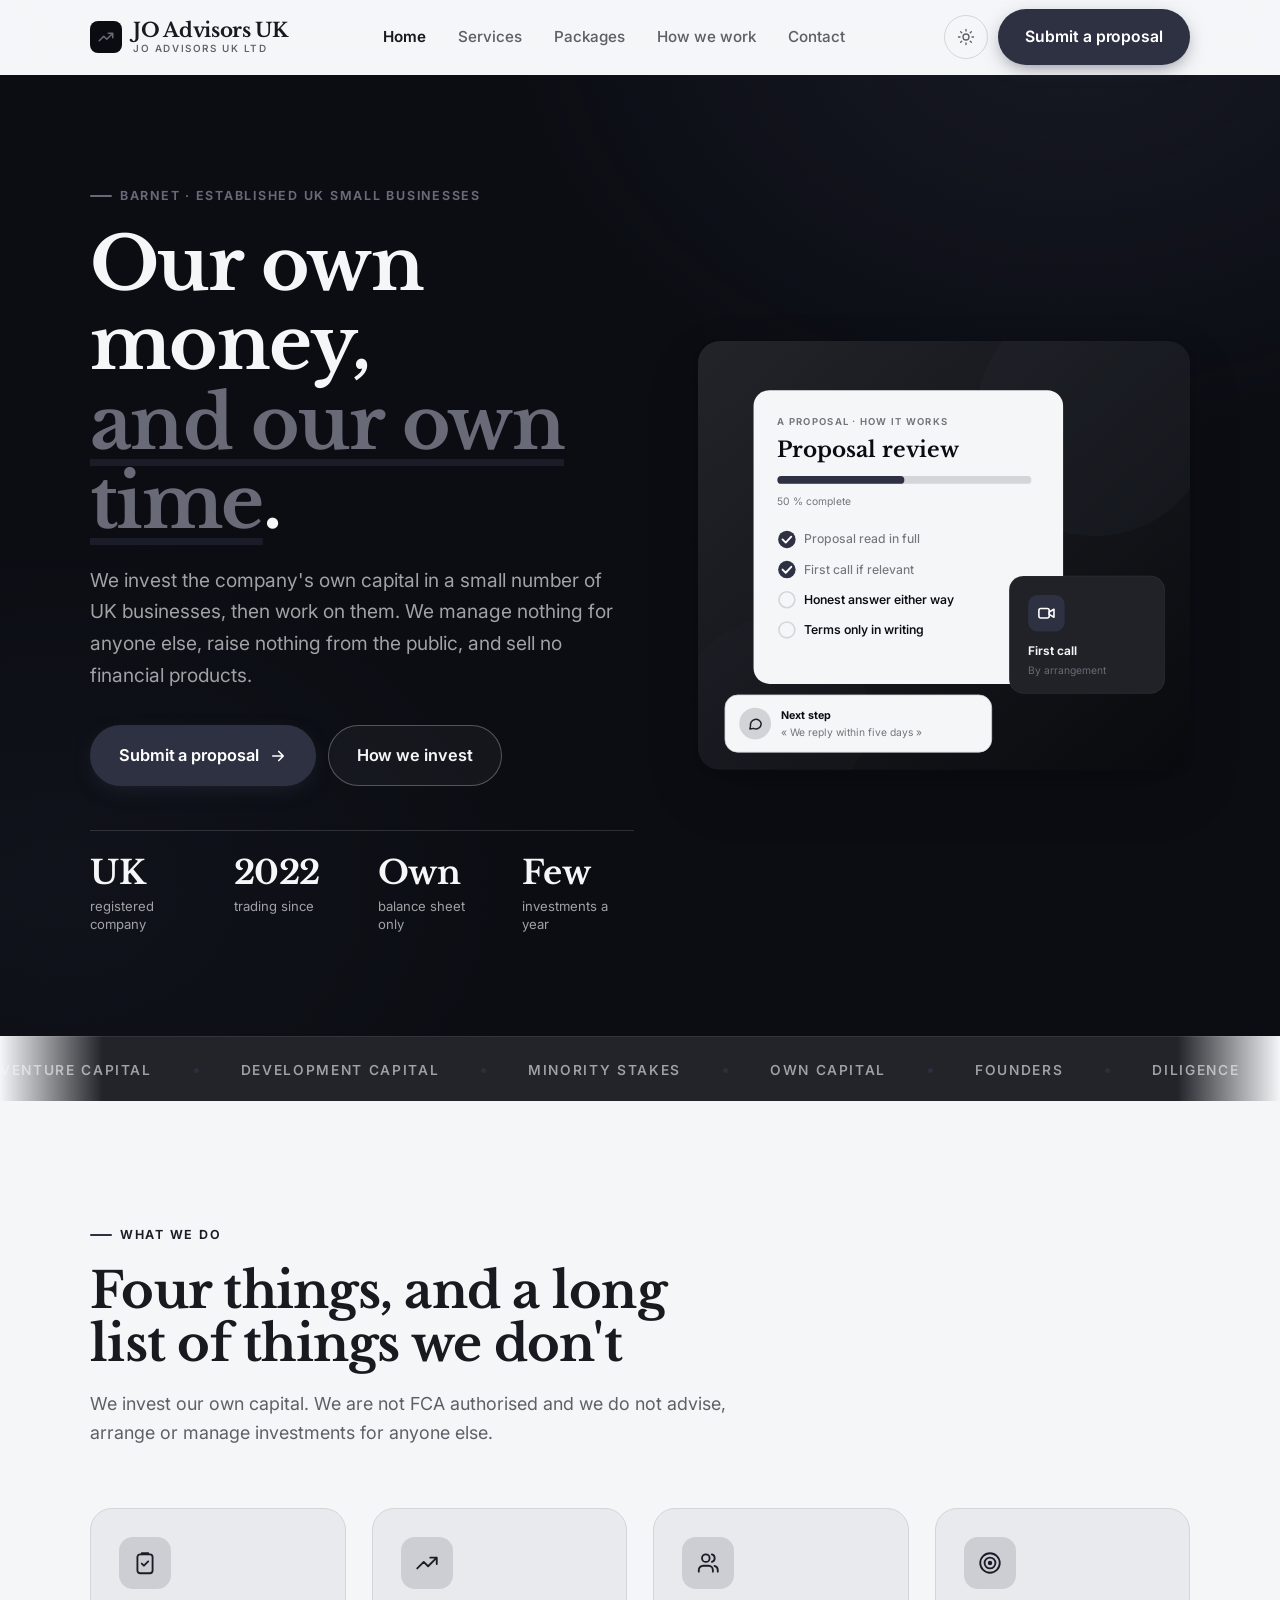
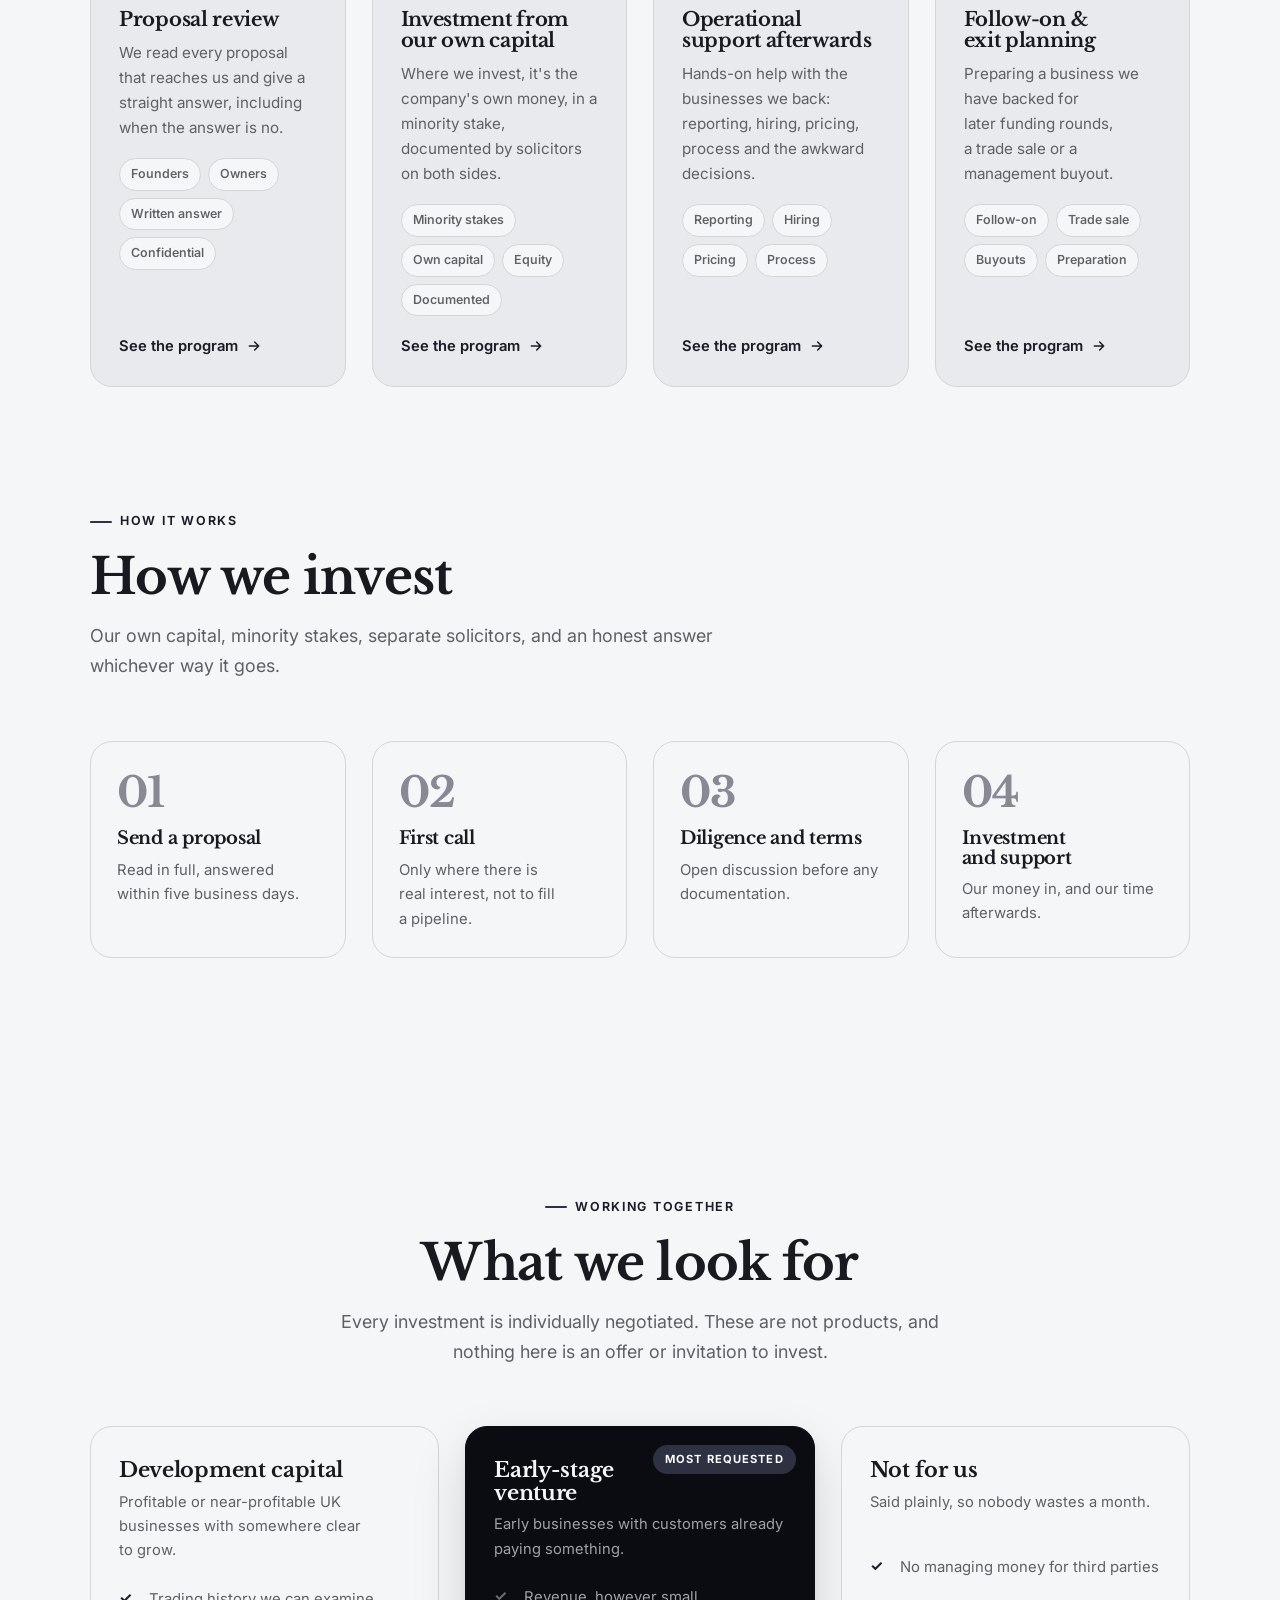
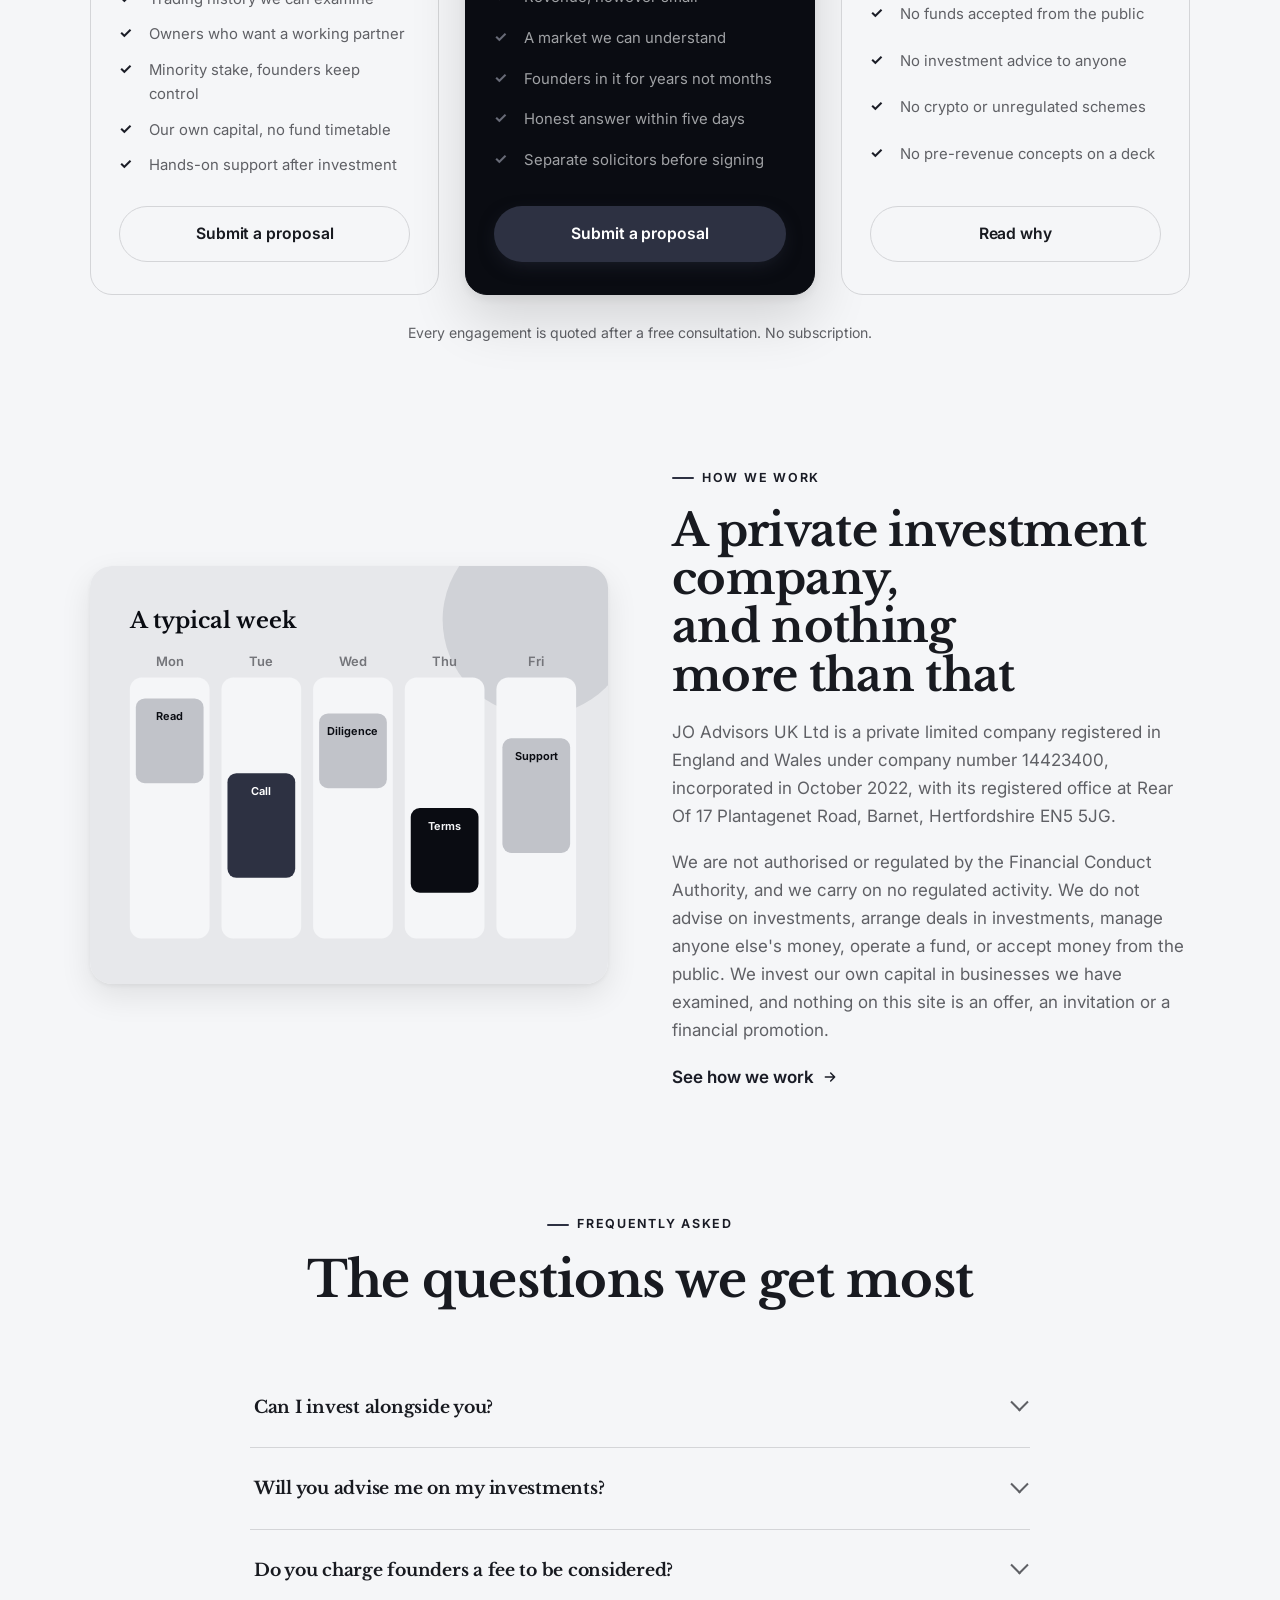
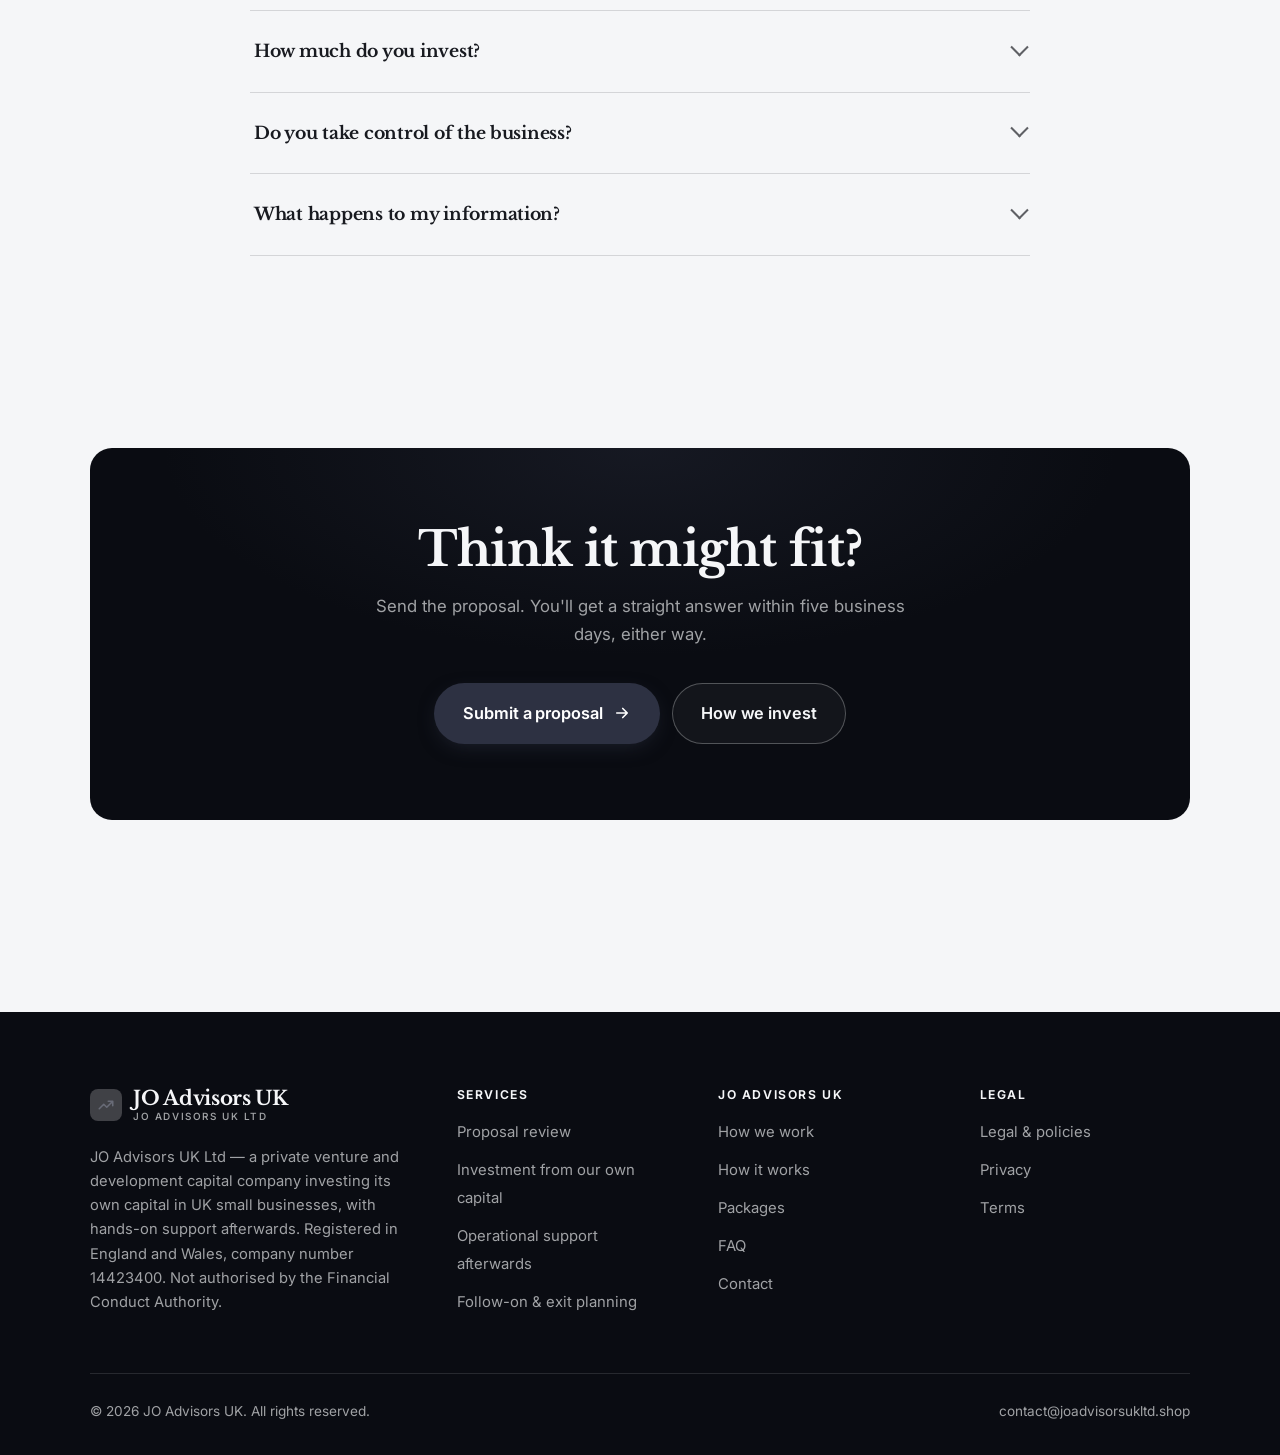
<file: index.html>
<!DOCTYPE html>
<html lang="en" class="no-js">
<head>
<meta charset="utf-8">
<meta name="viewport" content="width=device-width, initial-scale=1">
<title>JO Advisors UK Ltd — venture and development capital</title>
<meta name="description" content="JO Advisors UK Ltd, a private investment company in Barnet investing its own capital in UK small businesses, with hands-on operational support after investment.">
<link rel="canonical" href="https://joadvisorsukltd.shop/">

<meta property="og:type" content="website">
<meta property="og:url" content="https://joadvisorsukltd.shop/">
<meta property="og:site_name" content="JO Advisors UK">
<meta property="og:locale" content="en_US">
<meta property="og:title" content="JO Advisors UK Ltd — venture and development capital">
<meta property="og:description" content="JO Advisors UK Ltd, a private investment company in Barnet investing its own capital in UK small businesses, with hands-on operational support after investment.">
<meta name="theme-color" content="#0a0c12">

<link rel="icon" href="assets/img/favicon.svg" type="image/svg+xml">
<link rel="preconnect" href="https://fonts.googleapis.com">
<link rel="preconnect" href="https://fonts.gstatic.com" crossorigin>
<link rel="stylesheet" href="https://fonts.googleapis.com/css2?family=Libre+Baskerville:wght@400;700&family=Inter:wght@400..700&display=swap">
<link rel="stylesheet" href="assets/css/style.css">

<!-- Thème appliqué avant le premier rendu (évite le flash) -->
<script>
document.documentElement.classList.remove('no-js');
(function(){try{var t=localStorage.getItem('site-theme');if(t){document.documentElement.setAttribute('data-theme',t);}}catch(e){}})();
</script>
<script type="application/ld+json">
{
  "@context": "https://schema.org",
  "@type": "Organization",
  "name": "JO Advisors UK",
  "url": "https://joadvisorsukltd.shop/",
  "email": "contact@joadvisorsukltd.shop",
  "description": "JO Advisors UK Ltd, a private investment company in Barnet investing its own capital in UK small businesses, with hands-on operational support after investment.",
  "areaServed": "US",
  "knowsLanguage": "en"
}
</script>
</head>

<body>
<a class="skip-link" href="#main">Skip to main content</a>

<header class="site-header">
  <nav class="wrap nav" aria-label="Main navigation">
    <a class="brand" href="index.html">
      <svg class="brand__mark" viewBox="0 0 64 64" aria-hidden="true">
        <rect class="bm-bg" width="64" height="64" rx="16"/>
        <g class="bm-ic" transform="translate(14 14) scale(1.5)" fill="none" stroke-width="2.1" stroke-linecap="round" stroke-linejoin="round"><path d="M3 17l6-6 4 4 8-8M15 7h6v6"/></g>
      </svg>
      <span>JO Advisors UK<span class="brand__sub">JO Advisors UK Ltd</span></span>
    </a>

    <ul class="nav__links" id="nav-links">
      <li><a href="index.html" aria-current="page">Home</a></li>
      <li><a href="programs.html">Services</a></li>
      <li><a href="index.html#pricing">Packages</a></li>
      <li><a href="about.html">How we work</a></li>
      <li><a href="contact.html">Contact</a></li>
      <li><a class="btn btn--primary" href="contact.html">Submit a proposal</a></li>
    </ul>

    <div class="nav__cta">
      <button class="theme-toggle" type="button" aria-label="Switch to dark theme">
        <svg class="icon-sun" viewBox="0 0 24 24" fill="none" stroke="currentColor" stroke-width="1.8" stroke-linecap="round" aria-hidden="true"><circle cx="12" cy="12" r="4"/><path d="M12 2v2m0 16v2M2 12h2m16 0h2M4.9 4.9l1.4 1.4m11.4 11.4 1.4 1.4M19.1 4.9l-1.4 1.4M6.3 17.7l-1.4 1.4"/></svg>
        <svg class="icon-moon" viewBox="0 0 24 24" fill="none" stroke="currentColor" stroke-width="1.8" stroke-linecap="round" stroke-linejoin="round" aria-hidden="true"><path d="M21 12.8A9 9 0 1 1 11.2 3a7 7 0 0 0 9.8 9.8z"/></svg>
      </button>
      <a class="btn btn--primary" href="contact.html">Submit a proposal</a>
      <button class="nav__toggle" type="button" aria-expanded="false" aria-controls="nav-links" aria-label="Open menu">
        <svg class="icon-open" viewBox="0 0 24 24" fill="none" stroke="currentColor" stroke-width="2" stroke-linecap="round" aria-hidden="true"><path d="M3 6h18M3 12h18M3 18h18"/></svg>
        <svg class="icon-close" viewBox="0 0 24 24" fill="none" stroke="currentColor" stroke-width="2" stroke-linecap="round" aria-hidden="true"><path d="M6 6l12 12M18 6L6 18"/></svg>
      </button>
    </div>
  </nav>
</header>

<main id="main">

<section class="hero">
  <div class="wrap hero__inner">
    <div>
      <span class="eyebrow hero__eyebrow">Barnet · Established UK small businesses</span>
      <h1>Our own money,<br> <em>and our own time</em>.</h1>
      <p class="hero__lede">We invest the company's own capital in a small number of UK businesses, then work on them. We manage nothing for anyone else, raise nothing from the public, and sell no financial products.</p>

      <div class="hero__actions">
        <a class="btn btn--primary btn--lg" href="contact.html">Submit a proposal <svg viewBox="0 0 24 24" fill="none" stroke="currentColor" stroke-width="2.2" stroke-linecap="round" stroke-linejoin="round" aria-hidden="true"><path d="M5 12h14M13 6l6 6-6 6"/></svg></a>
        <a class="btn btn--on-dark btn--lg" href="programs.html">How we invest</a>
      </div>

      <ul class="hero__proof">
        <li><span class="stat__num">UK</span><span class="stat__label">registered company</span></li>
        <li><span class="stat__num">2022</span><span class="stat__label">trading since</span></li>
        <li><span class="stat__num">Own</span><span class="stat__label">balance sheet only</span></li>
        <li><span class="stat__num">Few</span><span class="stat__label">investments a year</span></li>
      </ul>
    </div>

    <div class="hero__art">
      <svg viewBox="0 0 620 540" role="img" aria-label="How JO Advisors UK reviews a founder proposal, from submission to a written answer.">
        <defs>
          <linearGradient id="hbg" x1="0" y1="0" x2="1" y2="1">
            <stop offset="0" stop-color="#23242a"/><stop offset="1" stop-color="#080a0e"/>
          </linearGradient>
        </defs>
        <rect width="620" height="540" rx="22" fill="url(#hbg)"/>
        <circle cx="500" cy="96" r="150" fill="#2d3142" opacity=".16"/>
        <circle cx="96" cy="470" r="120" fill="#2d3142" opacity=".08"/>

        <g style="font-family: var(--font-body)">
          <!-- Carte programme -->
          <rect x="70" y="62" width="390" height="370" rx="20" fill="#f5f6f8"/>
          <text x="100" y="106" font-size="12" font-weight="650" letter-spacing="1.6" fill="#74757a">A PROPOSAL · HOW IT WORKS</text>
          <text x="100" y="146" font-size="27" font-weight="700" fill="#0a0c12" style="font-family: var(--font-display)">Proposal review</text>
          <rect x="100" y="170" width="320" height="10" rx="5" fill="#d4d5d8"/>
          <rect x="100" y="170" width="160" height="10" rx="5" fill="#2d3142"/>
          <text x="100" y="206" font-size="13" fill="#74757a">50 % complete</text>
          <circle cx="112" cy="250" r="11" fill="#2d3142"/><path d="M106.5 250l4 4 7-7.5" fill="none" stroke="#ffffff" stroke-width="2.4" stroke-linecap="round" stroke-linejoin="round"/><text x="134" y="255" font-size="15.5" fill="#74757a" font-weight="450">Proposal read in full</text>
          <circle cx="112" cy="288" r="11" fill="#2d3142"/><path d="M106.5 288l4 4 7-7.5" fill="none" stroke="#ffffff" stroke-width="2.4" stroke-linecap="round" stroke-linejoin="round"/><text x="134" y="293" font-size="15.5" fill="#74757a" font-weight="450">First call if relevant</text>
          <circle cx="112" cy="326" r="10" fill="none" stroke="#d4d5d8" stroke-width="2"/><text x="134" y="331" font-size="15.5" fill="#0a0c12" font-weight="560">Honest answer either way</text>
          <circle cx="112" cy="364" r="10" fill="none" stroke="#d4d5d8" stroke-width="2"/><text x="134" y="369" font-size="15.5" fill="#0a0c12" font-weight="560">Terms only in writing</text>

          <!-- Carte séance -->
          <rect x="392" y="296" width="196" height="148" rx="18" fill="#202227" stroke="#ffffff" stroke-opacity=".08"/>
          <rect x="416" y="320" width="46" height="46" rx="12" fill="#2d3142"/>
          <g transform="translate(427 331)" fill="none" stroke="#ffffff" color="#ffffff" stroke-width="2" stroke-linecap="round" stroke-linejoin="round"><rect x="2.5" y="6" width="13" height="12" rx="2.5"/><path d="M15.5 10.5 21.5 7v10l-6-3.5z"/></g>
          <text x="416" y="396" font-size="15" font-weight="650" fill="#f5f6f8">First call</text>
          <text x="416" y="420" font-size="13" fill="#686b77">By arrangement</text>

          <!-- Retour du coach -->
          <rect x="34" y="446" width="336" height="72" rx="16" fill="#f5f6f8" stroke="#d4d5d8"/>
          <circle cx="72" cy="482" r="20" fill="#d1d3d7"/>
          <g transform="translate(62 472) scale(.84)" fill="none" stroke="#1d202b" stroke-width="2.2" stroke-linecap="round" stroke-linejoin="round"><path d="M21 12a8 8 0 0 1-11.6 7.1L4 20l1-4.6A8 8 0 1 1 21 12z"/></g>
          <text x="104" y="476" font-size="13.5" font-weight="700" fill="#0a0c12">Next step</text>
          <text x="104" y="498" font-size="13" fill="#74757a">« We reply within five days »</text>
        </g>
      </svg>
    </div>
  </div>
</section>

<div class="marquee" aria-hidden="true">
  <div class="marquee__track"><span>Venture capital</span><span>Development capital</span><span>Minority stakes</span><span>Own capital</span><span>Founders</span><span>Diligence</span><span>Operational support</span><span>Follow-on</span><span>Exit planning</span><span>Not FCA authorised</span><span>Venture capital</span><span>Development capital</span><span>Minority stakes</span><span>Own capital</span><span>Founders</span><span>Diligence</span><span>Operational support</span><span>Follow-on</span><span>Exit planning</span><span>Not FCA authorised</span></div>
</div>

<section class="section wrap" id="programs">
  <div class="section-head reveal">
    <span class="eyebrow">What we do</span>
    <h2>Four things, and a long list of things we don't</h2>
    <p>We invest our own capital. We are not FCA authorised and we do not advise, arrange or manage investments for anyone else.</p>
  </div>
  <div class="grid grid--4 reveal-group">
    <a class="card" href="programs.html#review">
      <div class="card__icon"><svg viewBox="0 0 24 24" fill="none" stroke="currentColor" stroke-width="1.7" stroke-linecap="round" stroke-linejoin="round" aria-hidden="true"><rect x="5" y="4" width="14" height="17.5" rx="2.5"/><path d="M9 4V3h6v1M9 12.5l2 2 4-4"/></svg></div>
      <h3>Proposal review</h3>
      <p>We read every proposal that reaches us and give a straight answer, including when the answer is no.</p>
      <ul class="tags"><li>Founders</li><li>Owners</li><li>Written answer</li><li>Confidential</li></ul>
      <span class="arrow-link">See the program <svg viewBox="0 0 24 24" fill="none" stroke="currentColor" stroke-width="2.2" stroke-linecap="round" stroke-linejoin="round" aria-hidden="true"><path d="M5 12h14M13 6l6 6-6 6"/></svg></span>
    </a>
    <a class="card" href="programs.html#invest">
      <div class="card__icon"><svg viewBox="0 0 24 24" fill="none" stroke="currentColor" stroke-width="1.7" stroke-linecap="round" stroke-linejoin="round" aria-hidden="true"><path d="M3 17l6-6 4 4 8-8M15 7h6v6"/></svg></div>
      <h3>Investment from our own capital</h3>
      <p>Where we invest, it's the company's own money, in a minority stake, documented by solicitors on both sides.</p>
      <ul class="tags"><li>Minority stakes</li><li>Own capital</li><li>Equity</li><li>Documented</li></ul>
      <span class="arrow-link">See the program <svg viewBox="0 0 24 24" fill="none" stroke="currentColor" stroke-width="2.2" stroke-linecap="round" stroke-linejoin="round" aria-hidden="true"><path d="M5 12h14M13 6l6 6-6 6"/></svg></span>
    </a>
    <a class="card" href="programs.html#support">
      <div class="card__icon"><svg viewBox="0 0 24 24" fill="none" stroke="currentColor" stroke-width="1.7" stroke-linecap="round" stroke-linejoin="round" aria-hidden="true"><path d="M16.5 20v-1.5a4 4 0 0 0-4-4h-5a4 4 0 0 0-4 4V20"/><circle cx="10" cy="7.5" r="3.5"/><path d="M21 20v-1.5a4 4 0 0 0-3-3.9M15.5 4.1a3.5 3.5 0 0 1 0 6.8"/></svg></div>
      <h3>Operational support afterwards</h3>
      <p>Hands-on help with the businesses we back: reporting, hiring, pricing, process and the awkward decisions.</p>
      <ul class="tags"><li>Reporting</li><li>Hiring</li><li>Pricing</li><li>Process</li></ul>
      <span class="arrow-link">See the program <svg viewBox="0 0 24 24" fill="none" stroke="currentColor" stroke-width="2.2" stroke-linecap="round" stroke-linejoin="round" aria-hidden="true"><path d="M5 12h14M13 6l6 6-6 6"/></svg></span>
    </a>
    <a class="card" href="programs.html#followon">
      <div class="card__icon"><svg viewBox="0 0 24 24" fill="none" stroke="currentColor" stroke-width="1.7" stroke-linecap="round" stroke-linejoin="round" aria-hidden="true"><circle cx="12" cy="12" r="9"/><circle cx="12" cy="12" r="5"/><circle cx="12" cy="12" r="1.2" fill="currentColor"/></svg></div>
      <h3>Follow-on &amp; exit planning</h3>
      <p>Preparing a business we have backed for later funding rounds, a trade sale or a management buyout.</p>
      <ul class="tags"><li>Follow-on</li><li>Trade sale</li><li>Buyouts</li><li>Preparation</li></ul>
      <span class="arrow-link">See the program <svg viewBox="0 0 24 24" fill="none" stroke="currentColor" stroke-width="2.2" stroke-linecap="round" stroke-linejoin="round" aria-hidden="true"><path d="M5 12h14M13 6l6 6-6 6"/></svg></span>
    </a>
  </div>
</section>

<section class="section section--flush wrap" id="how-it-works">
  <div class="section-head reveal">
    <span class="eyebrow">How it works</span>
    <h2>How we invest</h2>
    <p>Our own capital, minority stakes, separate solicitors, and an honest answer whichever way it goes.</p>
  </div>
  <div class="grid grid--4 steps reveal-group">
    <article class="step">
      <h3>Send a proposal</h3>
      <p>Read in full, answered within five business days.</p>
    </article>
    <article class="step">
      <h3>First call</h3>
      <p>Only where there is real interest, not to fill a pipeline.</p>
    </article>
    <article class="step">
      <h3>Diligence and terms</h3>
      <p>Open discussion before any documentation.</p>
    </article>
    <article class="step">
      <h3>Investment and support</h3>
      <p>Our money in, and our time afterwards.</p>
    </article>
  </div>
</section>

<section class="section wrap" id="pricing">
  <div class="section-head section-head--center reveal">
    <span class="eyebrow">Working together</span>
    <h2>What we look for</h2>
    <p>Every investment is individually negotiated. These are not products, and nothing here is an offer or invitation to invest.</p>
  </div>
  <div class="grid grid--3 plans reveal-group">
    <article class="plan">
      
      <h3>Development capital</h3>
      <p class="plan__desc">Profitable or near-profitable UK businesses with somewhere clear to grow.</p>
      
      <ul class="plan__features">
        <li>Trading history we can examine</li>
        <li>Owners who want a working partner</li>
        <li>Minority stake, founders keep control</li>
        <li>Our own capital, no fund timetable</li>
        <li>Hands-on support after investment</li>
      </ul>
      <a class="btn btn--ghost btn--block" href="contact.html">Submit a proposal</a>
    </article>
    <article class="plan plan--featured">
      <span class="plan__tag">Most requested</span>
      <h3>Early-stage venture</h3>
      <p class="plan__desc">Early businesses with customers already paying something.</p>
      
      <ul class="plan__features">
        <li>Revenue, however small</li>
        <li>A market we can understand</li>
        <li>Founders in it for years not months</li>
        <li>Honest answer within five days</li>
        <li>Separate solicitors before signing</li>
      </ul>
      <a class="btn btn--primary btn--block" href="contact.html">Submit a proposal</a>
    </article>
    <article class="plan">
      
      <h3>Not for us</h3>
      <p class="plan__desc">Said plainly, so nobody wastes a month.</p>
      
      <ul class="plan__features">
        <li>No managing money for third parties</li>
        <li>No funds accepted from the public</li>
        <li>No investment advice to anyone</li>
        <li>No crypto or unregulated schemes</li>
        <li>No pre-revenue concepts on a deck</li>
      </ul>
      <a class="btn btn--ghost btn--block" href="contact.html">Read why</a>
    </article>
  </div>
  <p class="plans-note">Every engagement is quoted after a free consultation. No subscription.</p>
</section>

<section class="section section--flush wrap">
  <div class="split reveal">
    <div class="split__art">
      <svg viewBox="0 0 520 420" role="img" aria-label="Example of a typical week: Read, Call, Diligence, Terms, Support.">
        <rect width="520" height="420" rx="20" fill="#e7e8eb"/>
        <circle cx="450" cy="54" r="96" fill="#2d3142" opacity=".12"/>
        <g style="font-family: var(--font-body)">
        <text x="40" y="62" font-size="22" font-weight="700" fill="#0a0c12" style="font-family: var(--font-display)">A typical week</text>
        <text x="80" y="100" text-anchor="middle" font-size="13" font-weight="600" fill="#74757a">Mon</text>
        <rect x="40" y="112" width="80" height="262" rx="12" fill="#f5f6f8"/>
        <rect x="46" y="133" width="68" height="85" rx="9" fill="#c1c3c9"/>
        <text x="80" y="155" text-anchor="middle" font-size="11" font-weight="650" fill="#0a0c12">Read</text>
        <text x="172" y="100" text-anchor="middle" font-size="13" font-weight="600" fill="#74757a">Tue</text>
        <rect x="132" y="112" width="80" height="262" rx="12" fill="#f5f6f8"/>
        <rect x="138" y="208" width="68" height="105" rx="9" fill="#2d3142"/>
        <text x="172" y="230" text-anchor="middle" font-size="11" font-weight="650" fill="#ffffff">Call</text>
        <text x="264" y="100" text-anchor="middle" font-size="13" font-weight="600" fill="#74757a">Wed</text>
        <rect x="224" y="112" width="80" height="262" rx="12" fill="#f5f6f8"/>
        <rect x="230" y="148" width="68" height="75" rx="9" fill="#c1c3c9"/>
        <text x="264" y="170" text-anchor="middle" font-size="11" font-weight="650" fill="#0a0c12">Diligence</text>
        <text x="356" y="100" text-anchor="middle" font-size="13" font-weight="600" fill="#74757a">Thu</text>
        <rect x="316" y="112" width="80" height="262" rx="12" fill="#f5f6f8"/>
        <rect x="322" y="243" width="68" height="85" rx="9" fill="#0a0c12"/>
        <text x="356" y="265" text-anchor="middle" font-size="11" font-weight="650" fill="#f5f6f8">Terms</text>
        <text x="448" y="100" text-anchor="middle" font-size="13" font-weight="600" fill="#74757a">Fri</text>
        <rect x="408" y="112" width="80" height="262" rx="12" fill="#f5f6f8"/>
        <rect x="414" y="173" width="68" height="115" rx="9" fill="#c1c3c9"/>
        <text x="448" y="195" text-anchor="middle" font-size="11" font-weight="650" fill="#0a0c12">Support</text>
        </g>
      </svg>
    </div>
    <div>
      <span class="eyebrow">How we work</span>
      <h2>A private investment company, and nothing more than that</h2>
      <p>JO Advisors UK Ltd is a private limited company registered in England and Wales under company number 14423400, incorporated in October 2022, with its registered office at Rear Of 17 Plantagenet Road, Barnet, Hertfordshire EN5 5JG.</p>
      <p>We are not authorised or regulated by the Financial Conduct Authority, and we carry on no regulated activity. We do not advise on investments, arrange deals in investments, manage anyone else's money, operate a fund, or accept money from the public. We invest our own capital in businesses we have examined, and nothing on this site is an offer, an invitation or a financial promotion.</p>
      <p><a class="arrow-link" href="about.html">See how we work <svg viewBox="0 0 24 24" fill="none" stroke="currentColor" stroke-width="2.2" stroke-linecap="round" stroke-linejoin="round" aria-hidden="true"><path d="M5 12h14M13 6l6 6-6 6"/></svg></a></p>
    </div>
  </div>
</section>

<section class="section section--flush wrap" id="faq">
  <div class="section-head section-head--center reveal">
    <span class="eyebrow">Frequently asked</span>
    <h2>The questions we get most</h2>
  </div>
  <div class="faq reveal">
    <details>
      <summary>Can I invest alongside you?</summary>
      <p>No. We don't accept funds from anyone — not the public, not private individuals. We're not FCA authorised, and taking outside money would be a regulated activity.</p>
    </details>
    <details>
      <summary>Will you advise me on my investments?</summary>
      <p>No. Investment advice is regulated and we're not authorised to give it. Speak to an FCA-authorised adviser; you can check the Financial Services Register.</p>
    </details>
    <details>
      <summary>Do you charge founders a fee to be considered?</summary>
      <p>Never. Reading a proposal is free. Anyone charging you a fee for the chance of investment is worth walking away from.</p>
    </details>
    <details>
      <summary>How much do you invest?</summary>
      <p>It varies and is agreed case by case. We'd rather discuss it on a call than publish a figure that makes the wrong proposals arrive.</p>
    </details>
    <details>
      <summary>Do you take control of the business?</summary>
      <p>No. We take minority stakes and expect founders to keep running the company. We do expect proper reporting and a seat at the table on major decisions.</p>
    </details>
    <details>
      <summary>What happens to my information?</summary>
      <p>It stays confidential and is used only to assess the proposal. We'll sign a non-disclosure agreement where you want one.</p>
    </details>
  </div>
</section>

<section class="wrap section--tight">
  <div class="cta-band reveal">
    <h2>Think it might fit?</h2>
    <p>Send the proposal. You'll get a straight answer within five business days, either way.</p>
    <div class="hero__actions">
      <a class="btn btn--primary btn--lg" href="contact.html">Submit a proposal <svg viewBox="0 0 24 24" fill="none" stroke="currentColor" stroke-width="2.2" stroke-linecap="round" stroke-linejoin="round" aria-hidden="true"><path d="M5 12h14M13 6l6 6-6 6"/></svg></a>
      <a class="btn btn--on-dark btn--lg" href="programs.html">How we invest</a>
    </div>
  </div>
</section>

</main>

<footer class="site-footer">
  <div class="wrap">
    <div class="footer__grid">
      <div class="footer__brand">
        <a class="brand" href="index.html">
          <svg class="brand__mark" viewBox="0 0 64 64" aria-hidden="true">
        <rect class="bm-bg" width="64" height="64" rx="16"/>
        <g class="bm-ic" transform="translate(14 14) scale(1.5)" fill="none" stroke-width="2.1" stroke-linecap="round" stroke-linejoin="round"><path d="M3 17l6-6 4 4 8-8M15 7h6v6"/></g>
      </svg>
          <span>JO Advisors UK<span class="brand__sub">JO Advisors UK Ltd</span></span>
        </a>
        <p>JO Advisors UK Ltd — a private venture and development capital company investing its own capital in UK small businesses, with hands-on support afterwards. Registered in England and Wales, company number 14423400. Not authorised by the Financial Conduct Authority.</p>
      </div>

      <div class="footer__col">
        <h4>Services</h4>
        <ul>
          <li><a href="programs.html#review">Proposal review</a></li>
          <li><a href="programs.html#invest">Investment from our own capital</a></li>
          <li><a href="programs.html#support">Operational support afterwards</a></li>
          <li><a href="programs.html#followon">Follow-on &amp; exit planning</a></li>
        </ul>
      </div>

      <div class="footer__col">
        <h4>JO Advisors UK</h4>
        <ul>
          <li><a href="about.html">How we work</a></li>
          <li><a href="index.html#how-it-works">How it works</a></li>
          <li><a href="index.html#pricing">Packages</a></li>
          <li><a href="index.html#faq">FAQ</a></li>
          <li><a href="contact.html">Contact</a></li>
        </ul>
      </div>

      <div class="footer__col">
        <h4>Legal</h4>
        <ul>
          <li><a href="legal.html">Legal &amp; policies</a></li>
          <li><a href="legal.html#privacy">Privacy</a></li>
          <li><a href="legal.html#terms">Terms</a></li>
        </ul>
      </div>
    </div>

    <div class="footer__bottom">
      <p>© <span data-year>2026</span> JO Advisors UK. All rights reserved.</p>
      <p><a href="mailto:contact@joadvisorsukltd.shop">contact@joadvisorsukltd.shop</a></p>
    </div>
  </div>
</footer>

<script src="assets/js/main.js" defer></script>
</body>
</html>
</file>
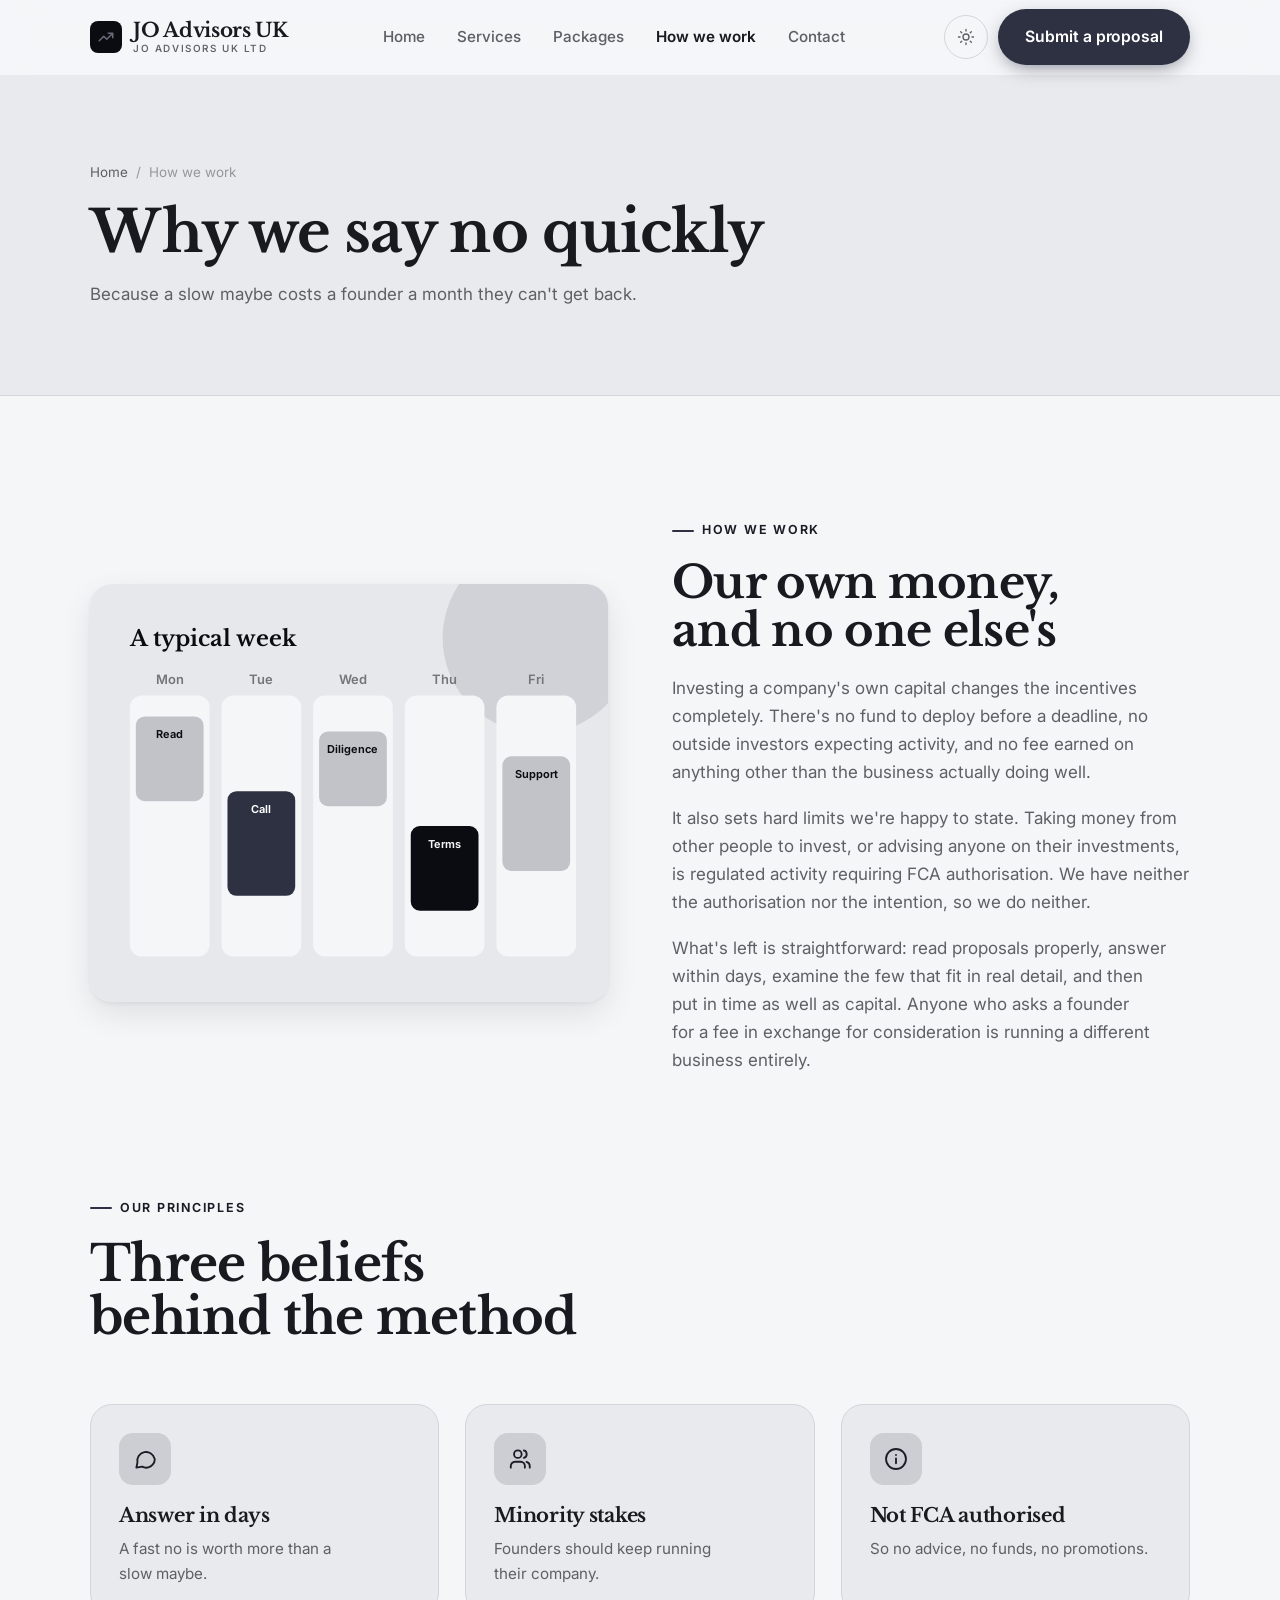
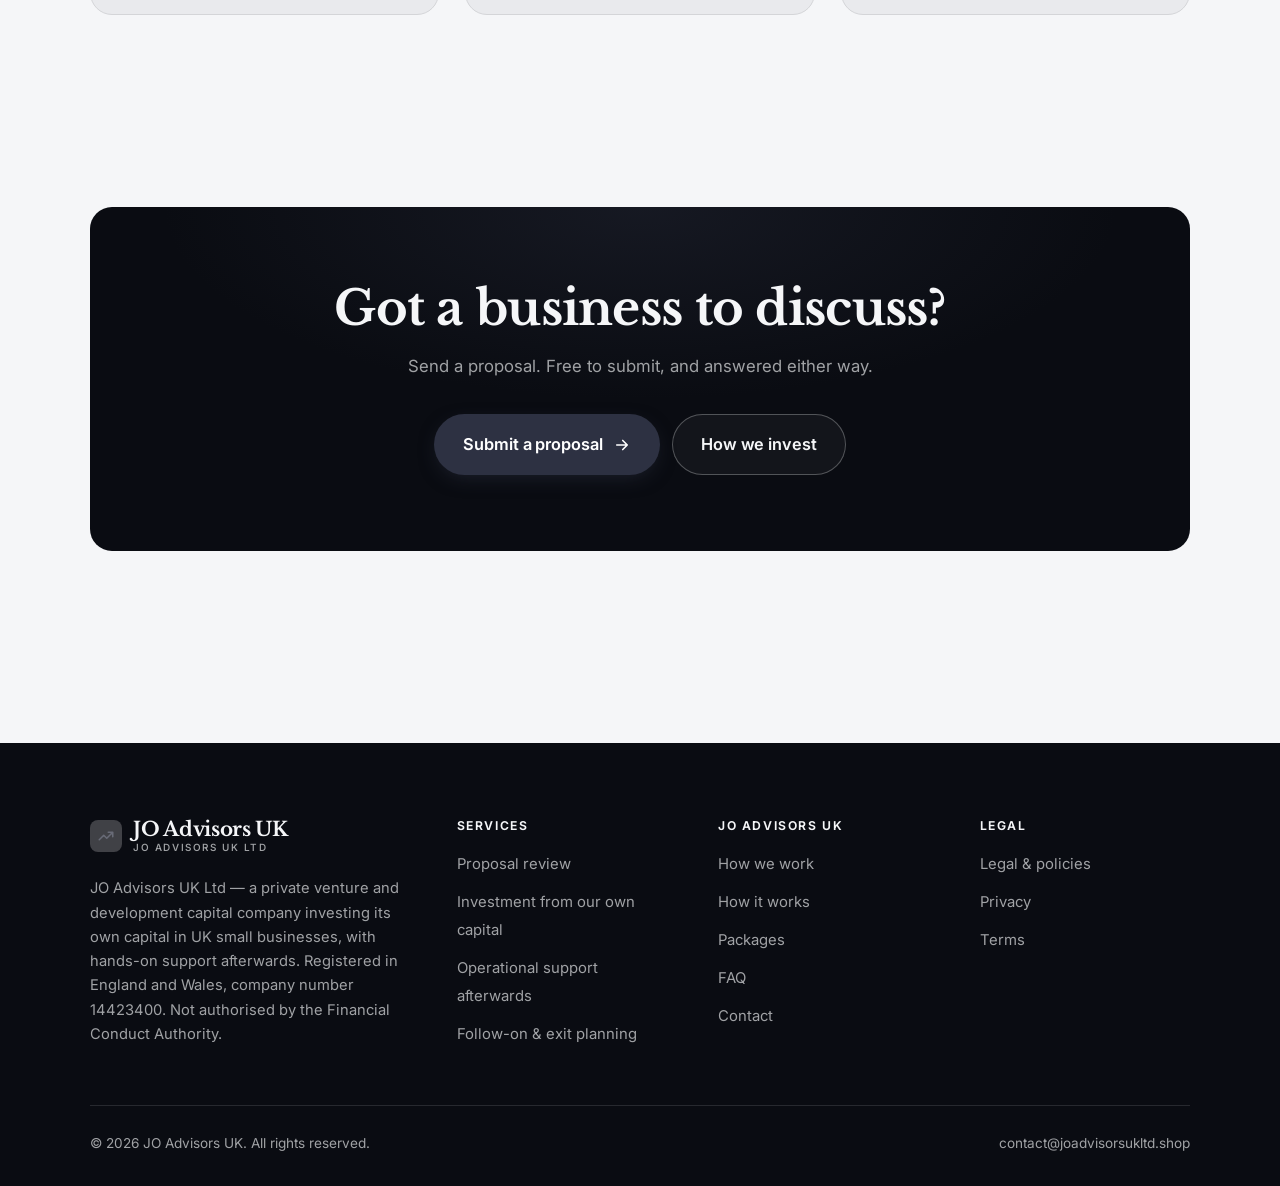
<file: about.html>
<!DOCTYPE html>
<html lang="en" class="no-js">
<head>
<meta charset="utf-8">
<meta name="viewport" content="width=device-width, initial-scale=1">
<title>How we work — JO Advisors UK</title>
<meta name="description" content="About JO Advisors UK Ltd, a private venture and development capital company registered in England and Wales, company number 14423400. Not FCA authorised.">
<link rel="canonical" href="https://joadvisorsukltd.shop/about.html">

<meta property="og:type" content="website">
<meta property="og:url" content="https://joadvisorsukltd.shop/about.html">
<meta property="og:site_name" content="JO Advisors UK">
<meta property="og:locale" content="en_US">
<meta property="og:title" content="How we work — JO Advisors UK">
<meta property="og:description" content="About JO Advisors UK Ltd, a private venture and development capital company registered in England and Wales, company number 14423400. Not FCA authorised.">
<meta name="theme-color" content="#0a0c12">

<link rel="icon" href="assets/img/favicon.svg" type="image/svg+xml">
<link rel="preconnect" href="https://fonts.googleapis.com">
<link rel="preconnect" href="https://fonts.gstatic.com" crossorigin>
<link rel="stylesheet" href="https://fonts.googleapis.com/css2?family=Libre+Baskerville:wght@400;700&family=Inter:wght@400..700&display=swap">
<link rel="stylesheet" href="assets/css/style.css">

<!-- Thème appliqué avant le premier rendu (évite le flash) -->
<script>
document.documentElement.classList.remove('no-js');
(function(){try{var t=localStorage.getItem('site-theme');if(t){document.documentElement.setAttribute('data-theme',t);}}catch(e){}})();
</script>
</head>

<body>
<a class="skip-link" href="#main">Skip to main content</a>

<header class="site-header">
  <nav class="wrap nav" aria-label="Main navigation">
    <a class="brand" href="index.html">
      <svg class="brand__mark" viewBox="0 0 64 64" aria-hidden="true">
        <rect class="bm-bg" width="64" height="64" rx="16"/>
        <g class="bm-ic" transform="translate(14 14) scale(1.5)" fill="none" stroke-width="2.1" stroke-linecap="round" stroke-linejoin="round"><path d="M3 17l6-6 4 4 8-8M15 7h6v6"/></g>
      </svg>
      <span>JO Advisors UK<span class="brand__sub">JO Advisors UK Ltd</span></span>
    </a>

    <ul class="nav__links" id="nav-links">
      <li><a href="index.html">Home</a></li>
      <li><a href="programs.html">Services</a></li>
      <li><a href="index.html#pricing">Packages</a></li>
      <li><a href="about.html" aria-current="page">How we work</a></li>
      <li><a href="contact.html">Contact</a></li>
      <li><a class="btn btn--primary" href="contact.html">Submit a proposal</a></li>
    </ul>

    <div class="nav__cta">
      <button class="theme-toggle" type="button" aria-label="Switch to dark theme">
        <svg class="icon-sun" viewBox="0 0 24 24" fill="none" stroke="currentColor" stroke-width="1.8" stroke-linecap="round" aria-hidden="true"><circle cx="12" cy="12" r="4"/><path d="M12 2v2m0 16v2M2 12h2m16 0h2M4.9 4.9l1.4 1.4m11.4 11.4 1.4 1.4M19.1 4.9l-1.4 1.4M6.3 17.7l-1.4 1.4"/></svg>
        <svg class="icon-moon" viewBox="0 0 24 24" fill="none" stroke="currentColor" stroke-width="1.8" stroke-linecap="round" stroke-linejoin="round" aria-hidden="true"><path d="M21 12.8A9 9 0 1 1 11.2 3a7 7 0 0 0 9.8 9.8z"/></svg>
      </button>
      <a class="btn btn--primary" href="contact.html">Submit a proposal</a>
      <button class="nav__toggle" type="button" aria-expanded="false" aria-controls="nav-links" aria-label="Open menu">
        <svg class="icon-open" viewBox="0 0 24 24" fill="none" stroke="currentColor" stroke-width="2" stroke-linecap="round" aria-hidden="true"><path d="M3 6h18M3 12h18M3 18h18"/></svg>
        <svg class="icon-close" viewBox="0 0 24 24" fill="none" stroke="currentColor" stroke-width="2" stroke-linecap="round" aria-hidden="true"><path d="M6 6l12 12M18 6L6 18"/></svg>
      </button>
    </div>
  </nav>
</header>

<main id="main">

<section class="page-head">
  <div class="wrap">
    <nav class="breadcrumb" aria-label="Breadcrumb">
      <a href="index.html">Home</a><span>/</span><span aria-current="page">How we work</span>
    </nav>
    <h1>Why we say no quickly</h1>
    <p>Because a slow maybe costs a founder a month they can't get back.</p>
  </div>
</section>

<section class="section wrap">
  <div class="split reveal">
    <div class="split__art">
      <svg viewBox="0 0 520 420" role="img" aria-label="Example of a typical week: Read, Call, Diligence, Terms, Support.">
        <rect width="520" height="420" rx="20" fill="#e7e8eb"/>
        <circle cx="450" cy="54" r="96" fill="#2d3142" opacity=".12"/>
        <g style="font-family: var(--font-body)">
        <text x="40" y="62" font-size="22" font-weight="700" fill="#0a0c12" style="font-family: var(--font-display)">A typical week</text>
        <text x="80" y="100" text-anchor="middle" font-size="13" font-weight="600" fill="#74757a">Mon</text>
        <rect x="40" y="112" width="80" height="262" rx="12" fill="#f5f6f8"/>
        <rect x="46" y="133" width="68" height="85" rx="9" fill="#c1c3c9"/>
        <text x="80" y="155" text-anchor="middle" font-size="11" font-weight="650" fill="#0a0c12">Read</text>
        <text x="172" y="100" text-anchor="middle" font-size="13" font-weight="600" fill="#74757a">Tue</text>
        <rect x="132" y="112" width="80" height="262" rx="12" fill="#f5f6f8"/>
        <rect x="138" y="208" width="68" height="105" rx="9" fill="#2d3142"/>
        <text x="172" y="230" text-anchor="middle" font-size="11" font-weight="650" fill="#ffffff">Call</text>
        <text x="264" y="100" text-anchor="middle" font-size="13" font-weight="600" fill="#74757a">Wed</text>
        <rect x="224" y="112" width="80" height="262" rx="12" fill="#f5f6f8"/>
        <rect x="230" y="148" width="68" height="75" rx="9" fill="#c1c3c9"/>
        <text x="264" y="170" text-anchor="middle" font-size="11" font-weight="650" fill="#0a0c12">Diligence</text>
        <text x="356" y="100" text-anchor="middle" font-size="13" font-weight="600" fill="#74757a">Thu</text>
        <rect x="316" y="112" width="80" height="262" rx="12" fill="#f5f6f8"/>
        <rect x="322" y="243" width="68" height="85" rx="9" fill="#0a0c12"/>
        <text x="356" y="265" text-anchor="middle" font-size="11" font-weight="650" fill="#f5f6f8">Terms</text>
        <text x="448" y="100" text-anchor="middle" font-size="13" font-weight="600" fill="#74757a">Fri</text>
        <rect x="408" y="112" width="80" height="262" rx="12" fill="#f5f6f8"/>
        <rect x="414" y="173" width="68" height="115" rx="9" fill="#c1c3c9"/>
        <text x="448" y="195" text-anchor="middle" font-size="11" font-weight="650" fill="#0a0c12">Support</text>
        </g>
      </svg>
    </div>
    <div>
      <span class="eyebrow">How we work</span>
      <h2>Our own money, and no one else's</h2>
      <p>Investing a company's own capital changes the incentives completely. There's no fund to deploy before a deadline, no outside investors expecting activity, and no fee earned on anything other than the business actually doing well.</p>
      <p>It also sets hard limits we're happy to state. Taking money from other people to invest, or advising anyone on their investments, is regulated activity requiring FCA authorisation. We have neither the authorisation nor the intention, so we do neither.</p>
      <p>What's left is straightforward: read proposals properly, answer within days, examine the few that fit in real detail, and then put in time as well as capital. Anyone who asks a founder for a fee in exchange for consideration is running a different business entirely.</p>
      <!--
        TO DO: add a short introduction of the coach (name, real background),
        with a photo if possible. Do not invent credentials — see README.md.
      -->
    </div>
  </div>
</section>

<section class="section section--flush wrap">
  <div class="section-head reveal">
    <span class="eyebrow">Our principles</span>
    <h2>Three beliefs behind the method</h2>
  </div>
  <div class="grid grid--3 reveal-group">
    <article class="card">
      <div class="card__icon"><svg viewBox="0 0 24 24" fill="none" stroke="currentColor" stroke-width="1.7" stroke-linecap="round" stroke-linejoin="round" aria-hidden="true"><path d="M21 12a8 8 0 0 1-11.6 7.1L4 20l1-4.6A8 8 0 1 1 21 12z"/></svg></div>
      <h3>Answer in days</h3>
      <p>A fast no is worth more than a slow maybe.</p>
    </article>
    <article class="card">
      <div class="card__icon"><svg viewBox="0 0 24 24" fill="none" stroke="currentColor" stroke-width="1.7" stroke-linecap="round" stroke-linejoin="round" aria-hidden="true"><path d="M16.5 20v-1.5a4 4 0 0 0-4-4h-5a4 4 0 0 0-4 4V20"/><circle cx="10" cy="7.5" r="3.5"/><path d="M21 20v-1.5a4 4 0 0 0-3-3.9M15.5 4.1a3.5 3.5 0 0 1 0 6.8"/></svg></div>
      <h3>Minority stakes</h3>
      <p>Founders should keep running their company.</p>
    </article>
    <article class="card">
      <div class="card__icon"><svg viewBox="0 0 24 24" fill="none" stroke="currentColor" stroke-width="1.7" stroke-linecap="round" stroke-linejoin="round" aria-hidden="true"><circle cx="12" cy="12" r="9.2"/><path d="M12 16v-4.5M12 8.2v.1"/></svg></div>
      <h3>Not FCA authorised</h3>
      <p>So no advice, no funds, no promotions.</p>
    </article>
  </div>
</section>

<section class="wrap section--tight">
  <div class="cta-band reveal">
    <h2>Got a business to discuss?</h2>
    <p>Send a proposal. Free to submit, and answered either way.</p>
    <div class="hero__actions">
      <a class="btn btn--primary btn--lg" href="contact.html">Submit a proposal <svg viewBox="0 0 24 24" fill="none" stroke="currentColor" stroke-width="2.2" stroke-linecap="round" stroke-linejoin="round" aria-hidden="true"><path d="M5 12h14M13 6l6 6-6 6"/></svg></a>
      <a class="btn btn--on-dark btn--lg" href="programs.html">How we invest</a>
    </div>
  </div>
</section>

</main>

<footer class="site-footer">
  <div class="wrap">
    <div class="footer__grid">
      <div class="footer__brand">
        <a class="brand" href="index.html">
          <svg class="brand__mark" viewBox="0 0 64 64" aria-hidden="true">
        <rect class="bm-bg" width="64" height="64" rx="16"/>
        <g class="bm-ic" transform="translate(14 14) scale(1.5)" fill="none" stroke-width="2.1" stroke-linecap="round" stroke-linejoin="round"><path d="M3 17l6-6 4 4 8-8M15 7h6v6"/></g>
      </svg>
          <span>JO Advisors UK<span class="brand__sub">JO Advisors UK Ltd</span></span>
        </a>
        <p>JO Advisors UK Ltd — a private venture and development capital company investing its own capital in UK small businesses, with hands-on support afterwards. Registered in England and Wales, company number 14423400. Not authorised by the Financial Conduct Authority.</p>
      </div>

      <div class="footer__col">
        <h4>Services</h4>
        <ul>
          <li><a href="programs.html#review">Proposal review</a></li>
          <li><a href="programs.html#invest">Investment from our own capital</a></li>
          <li><a href="programs.html#support">Operational support afterwards</a></li>
          <li><a href="programs.html#followon">Follow-on &amp; exit planning</a></li>
        </ul>
      </div>

      <div class="footer__col">
        <h4>JO Advisors UK</h4>
        <ul>
          <li><a href="about.html">How we work</a></li>
          <li><a href="index.html#how-it-works">How it works</a></li>
          <li><a href="index.html#pricing">Packages</a></li>
          <li><a href="index.html#faq">FAQ</a></li>
          <li><a href="contact.html">Contact</a></li>
        </ul>
      </div>

      <div class="footer__col">
        <h4>Legal</h4>
        <ul>
          <li><a href="legal.html">Legal &amp; policies</a></li>
          <li><a href="legal.html#privacy">Privacy</a></li>
          <li><a href="legal.html#terms">Terms</a></li>
        </ul>
      </div>
    </div>

    <div class="footer__bottom">
      <p>© <span data-year>2026</span> JO Advisors UK. All rights reserved.</p>
      <p><a href="mailto:contact@joadvisorsukltd.shop">contact@joadvisorsukltd.shop</a></p>
    </div>
  </div>
</footer>

<script src="assets/js/main.js" defer></script>
</body>
</html>
</file>
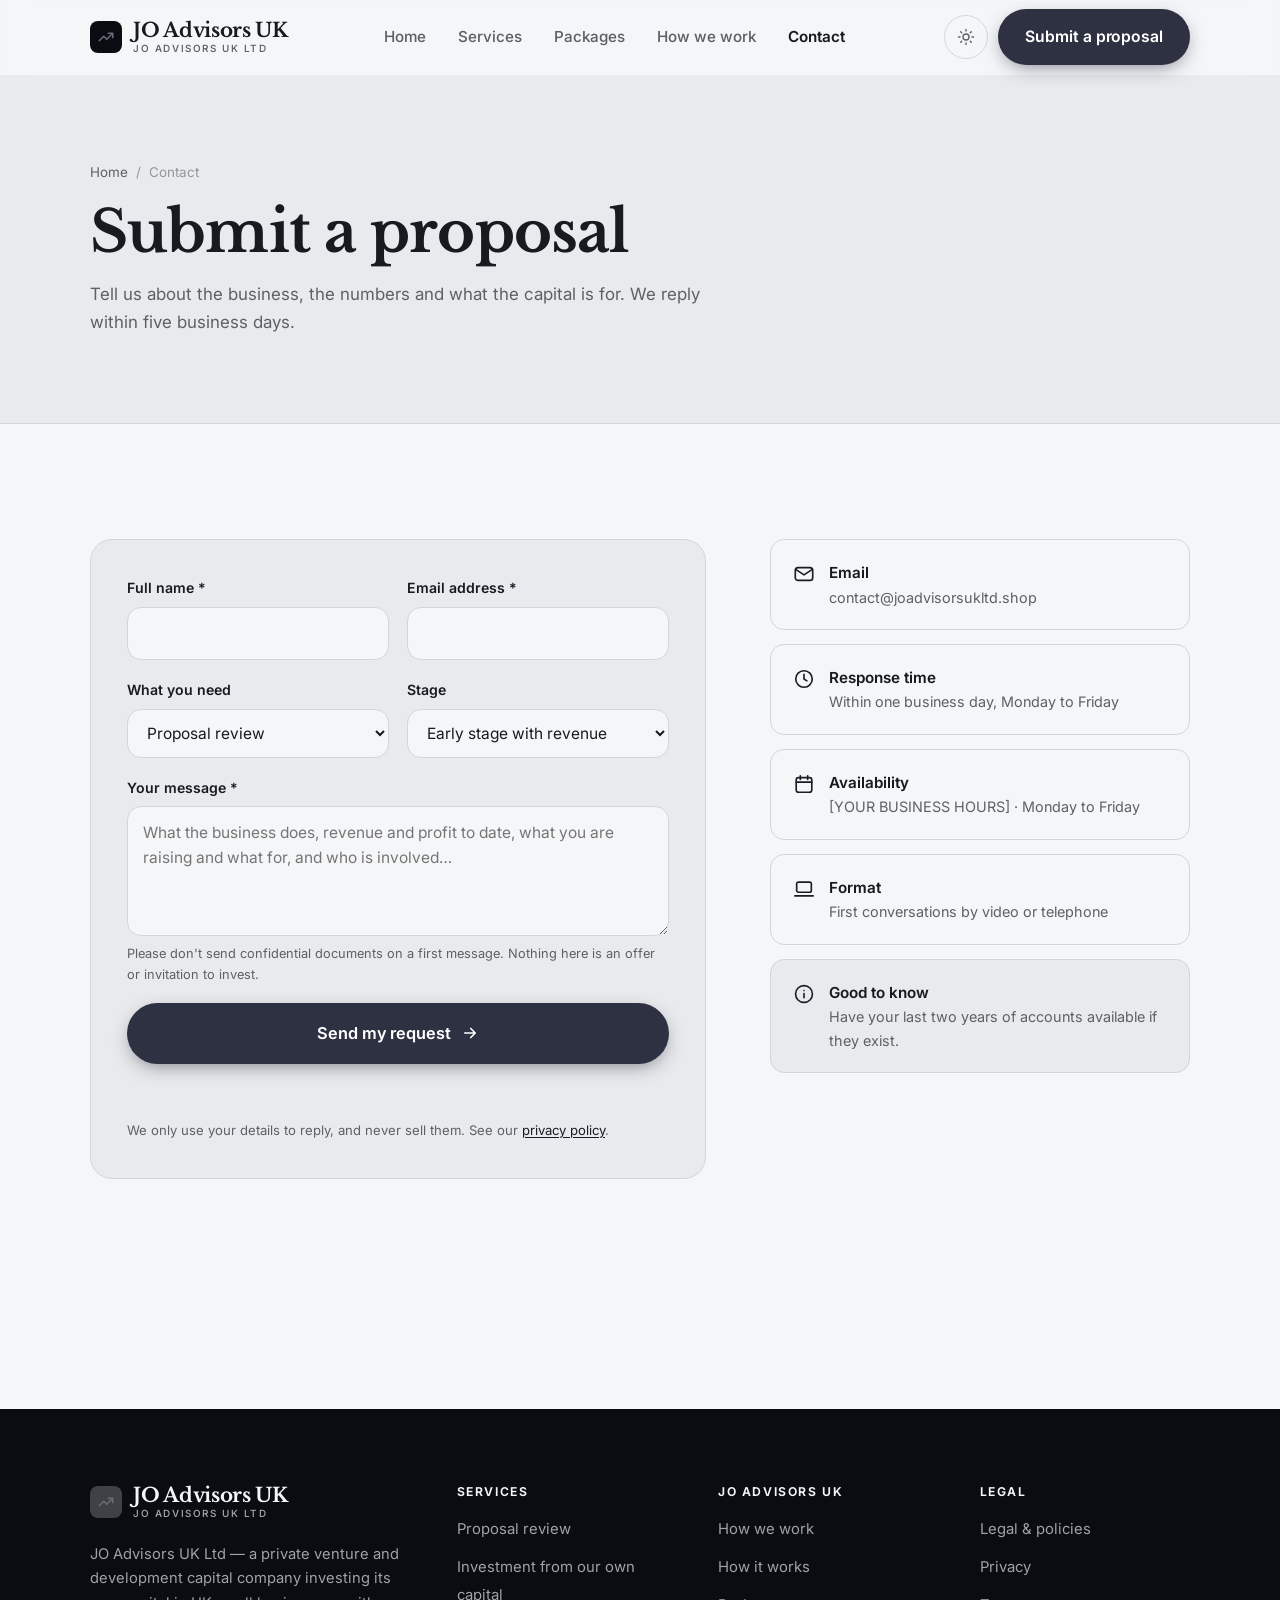
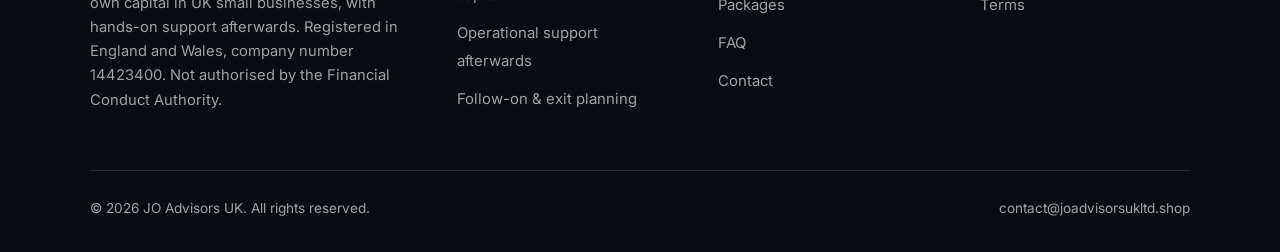
<file: contact.html>
<!DOCTYPE html>
<html lang="en" class="no-js">
<head>
<meta charset="utf-8">
<meta name="viewport" content="width=device-width, initial-scale=1">
<title>Contact — JO Advisors UK</title>
<meta name="description" content="Contact JO Advisors UK Ltd. Proposals answered within five business days.">
<link rel="canonical" href="https://joadvisorsukltd.shop/contact.html">

<meta property="og:type" content="website">
<meta property="og:url" content="https://joadvisorsukltd.shop/contact.html">
<meta property="og:site_name" content="JO Advisors UK">
<meta property="og:locale" content="en_US">
<meta property="og:title" content="Contact — JO Advisors UK">
<meta property="og:description" content="Contact JO Advisors UK Ltd. Proposals answered within five business days.">
<meta name="theme-color" content="#0a0c12">

<link rel="icon" href="assets/img/favicon.svg" type="image/svg+xml">
<link rel="preconnect" href="https://fonts.googleapis.com">
<link rel="preconnect" href="https://fonts.gstatic.com" crossorigin>
<link rel="stylesheet" href="https://fonts.googleapis.com/css2?family=Libre+Baskerville:wght@400;700&family=Inter:wght@400..700&display=swap">
<link rel="stylesheet" href="assets/css/style.css">

<!-- Thème appliqué avant le premier rendu (évite le flash) -->
<script>
document.documentElement.classList.remove('no-js');
(function(){try{var t=localStorage.getItem('site-theme');if(t){document.documentElement.setAttribute('data-theme',t);}}catch(e){}})();
</script>
</head>

<body>
<a class="skip-link" href="#main">Skip to main content</a>

<header class="site-header">
  <nav class="wrap nav" aria-label="Main navigation">
    <a class="brand" href="index.html">
      <svg class="brand__mark" viewBox="0 0 64 64" aria-hidden="true">
        <rect class="bm-bg" width="64" height="64" rx="16"/>
        <g class="bm-ic" transform="translate(14 14) scale(1.5)" fill="none" stroke-width="2.1" stroke-linecap="round" stroke-linejoin="round"><path d="M3 17l6-6 4 4 8-8M15 7h6v6"/></g>
      </svg>
      <span>JO Advisors UK<span class="brand__sub">JO Advisors UK Ltd</span></span>
    </a>

    <ul class="nav__links" id="nav-links">
      <li><a href="index.html">Home</a></li>
      <li><a href="programs.html">Services</a></li>
      <li><a href="index.html#pricing">Packages</a></li>
      <li><a href="about.html">How we work</a></li>
      <li><a href="contact.html" aria-current="page">Contact</a></li>
      <li><a class="btn btn--primary" href="contact.html">Submit a proposal</a></li>
    </ul>

    <div class="nav__cta">
      <button class="theme-toggle" type="button" aria-label="Switch to dark theme">
        <svg class="icon-sun" viewBox="0 0 24 24" fill="none" stroke="currentColor" stroke-width="1.8" stroke-linecap="round" aria-hidden="true"><circle cx="12" cy="12" r="4"/><path d="M12 2v2m0 16v2M2 12h2m16 0h2M4.9 4.9l1.4 1.4m11.4 11.4 1.4 1.4M19.1 4.9l-1.4 1.4M6.3 17.7l-1.4 1.4"/></svg>
        <svg class="icon-moon" viewBox="0 0 24 24" fill="none" stroke="currentColor" stroke-width="1.8" stroke-linecap="round" stroke-linejoin="round" aria-hidden="true"><path d="M21 12.8A9 9 0 1 1 11.2 3a7 7 0 0 0 9.8 9.8z"/></svg>
      </button>
      <a class="btn btn--primary" href="contact.html">Submit a proposal</a>
      <button class="nav__toggle" type="button" aria-expanded="false" aria-controls="nav-links" aria-label="Open menu">
        <svg class="icon-open" viewBox="0 0 24 24" fill="none" stroke="currentColor" stroke-width="2" stroke-linecap="round" aria-hidden="true"><path d="M3 6h18M3 12h18M3 18h18"/></svg>
        <svg class="icon-close" viewBox="0 0 24 24" fill="none" stroke="currentColor" stroke-width="2" stroke-linecap="round" aria-hidden="true"><path d="M6 6l12 12M18 6L6 18"/></svg>
      </button>
    </div>
  </nav>
</header>

<main id="main">

<section class="page-head">
  <div class="wrap">
    <nav class="breadcrumb" aria-label="Breadcrumb">
      <a href="index.html">Home</a><span>/</span><span aria-current="page">Contact</span>
    </nav>
    <h1>Submit a proposal</h1>
    <p>Tell us about the business, the numbers and what the capital is for. We reply within five business days.</p>
  </div>
</section>

<section class="section wrap">
  <div class="form-layout">

    <!--
      FORM: the action attribute holds a placeholder id. Create a free form at
      https://formspree.io and replace VOTRE_ID_FORMSPREE. Until then, the button
      opens the visitor's email app with a pre-filled message to contact@joadvisorsukltd.shop.
    -->
    <form class="form" id="contact-form" action="https://formspree.io/f/VOTRE_ID_FORMSPREE" method="POST"
          data-email="contact@joadvisorsukltd.shop" data-subject="Investment proposal"
          data-msg-mail="Your email app will open with the message ready to send." data-msg-sending="Sending…"
          data-msg-ok="Thanks! Your message is on its way. We reply within one business day." data-msg-err="Sending failed. Please email us directly at">
      <div class="form__row">
        <div class="field">
          <label for="nom">Full name <span class="req" aria-hidden="true">*</span></label>
          <input type="text" id="nom" name="nom" autocomplete="name" required>
        </div>
        <div class="field">
          <label for="email">Email address <span class="req" aria-hidden="true">*</span></label>
          <input type="email" id="email" name="email" autocomplete="email" required>
        </div>
      </div>

      <div class="form__row">
        <div class="field">
          <label for="programme">What you need</label>
          <select id="programme" name="programme">
            <option>Proposal review</option>
            <option>Investment from our own capital</option>
            <option>Operational support afterwards</option>
            <option>Follow-on &amp; exit planning</option>
            <option>Not sure yet</option>
          </select>
        </div>
        <div class="field">
          <label for="niveau">Stage</label>
          <select id="niveau" name="niveau">
            <option>Early stage with revenue</option>
            <option>Profitable and growing</option>
            <option>Management buyout</option>
            <option>Something else</option>
          </select>
        </div>
      </div>

      <div class="field">
        <label for="message">Your message <span class="req" aria-hidden="true">*</span></label>
        <textarea id="message" name="message" required placeholder="What the business does, revenue and profit to date, what you are raising and what for, and who is involved…"></textarea>
        <span class="field__hint">Please don't send confidential documents on a first message. Nothing here is an offer or invitation to invest.</span>
      </div>

      <!-- Bot trap: hidden from humans -->
      <div class="visually-hidden" aria-hidden="true">
        <label for="site-web">Leave this field empty</label>
        <input type="text" id="site-web" name="_gotcha" tabindex="-1" autocomplete="off">
      </div>

      <button class="btn btn--primary btn--lg" type="submit">Send my request <svg viewBox="0 0 24 24" fill="none" stroke="currentColor" stroke-width="2.2" stroke-linecap="round" stroke-linejoin="round" aria-hidden="true"><path d="M5 12h14M13 6l6 6-6 6"/></svg></button>

      <p id="form-status" class="form__status" role="status" aria-live="polite"></p>

      <p class="form__note">
        We only use your details to reply, and never sell them. See our <a href="legal.html#privacy">privacy policy</a>.
      </p>
    </form>

    <aside class="contact-aside">
      <div class="contact-card">
        <svg viewBox="0 0 24 24" fill="none" stroke="currentColor" stroke-width="1.8" stroke-linecap="round" stroke-linejoin="round" aria-hidden="true"><rect x="2.5" y="5" width="19" height="14" rx="3"/><path d="M3 7l9 6 9-6"/></svg>
        <div><b>Email</b><a href="mailto:contact@joadvisorsukltd.shop">contact@joadvisorsukltd.shop</a></div>
      </div>
      <div class="contact-card">
        <svg viewBox="0 0 24 24" fill="none" stroke="currentColor" stroke-width="1.8" stroke-linecap="round" stroke-linejoin="round" aria-hidden="true"><circle cx="12" cy="12" r="9"/><path d="M12 7v5l3.2 2"/></svg>
        <div><b>Response time</b><span>Within one business day, Monday to Friday</span></div>
      </div>
      <div class="contact-card">
        <svg viewBox="0 0 24 24" fill="none" stroke="currentColor" stroke-width="1.8" stroke-linecap="round" stroke-linejoin="round" aria-hidden="true"><rect x="3.5" y="5" width="17" height="16" rx="2.5"/><path d="M8 3v4M16 3v4M3.5 10h17"/></svg>
        <div><b>Availability</b><span>[YOUR BUSINESS HOURS] · Monday to Friday</span></div>
      </div>
      <div class="contact-card">
        <svg viewBox="0 0 24 24" fill="none" stroke="currentColor" stroke-width="1.8" stroke-linecap="round" stroke-linejoin="round" aria-hidden="true"><rect x="4" y="4.5" width="16" height="11" rx="2"/><path d="M2 19.5h20"/></svg>
        <div><b>Format</b><span>First conversations by video or telephone</span></div>
      </div>
      <div class="contact-card contact-card--soft">
        <svg viewBox="0 0 24 24" fill="none" stroke="currentColor" stroke-width="1.8" stroke-linecap="round" stroke-linejoin="round" aria-hidden="true"><circle cx="12" cy="12" r="9.2"/><path d="M12 16v-4.5M12 8.2v.1"/></svg>
        <div><b>Good to know</b><span>Have your last two years of accounts available if they exist.</span></div>
      </div>
    </aside>

  </div>
</section>

</main>

<footer class="site-footer">
  <div class="wrap">
    <div class="footer__grid">
      <div class="footer__brand">
        <a class="brand" href="index.html">
          <svg class="brand__mark" viewBox="0 0 64 64" aria-hidden="true">
        <rect class="bm-bg" width="64" height="64" rx="16"/>
        <g class="bm-ic" transform="translate(14 14) scale(1.5)" fill="none" stroke-width="2.1" stroke-linecap="round" stroke-linejoin="round"><path d="M3 17l6-6 4 4 8-8M15 7h6v6"/></g>
      </svg>
          <span>JO Advisors UK<span class="brand__sub">JO Advisors UK Ltd</span></span>
        </a>
        <p>JO Advisors UK Ltd — a private venture and development capital company investing its own capital in UK small businesses, with hands-on support afterwards. Registered in England and Wales, company number 14423400. Not authorised by the Financial Conduct Authority.</p>
      </div>

      <div class="footer__col">
        <h4>Services</h4>
        <ul>
          <li><a href="programs.html#review">Proposal review</a></li>
          <li><a href="programs.html#invest">Investment from our own capital</a></li>
          <li><a href="programs.html#support">Operational support afterwards</a></li>
          <li><a href="programs.html#followon">Follow-on &amp; exit planning</a></li>
        </ul>
      </div>

      <div class="footer__col">
        <h4>JO Advisors UK</h4>
        <ul>
          <li><a href="about.html">How we work</a></li>
          <li><a href="index.html#how-it-works">How it works</a></li>
          <li><a href="index.html#pricing">Packages</a></li>
          <li><a href="index.html#faq">FAQ</a></li>
          <li><a href="contact.html">Contact</a></li>
        </ul>
      </div>

      <div class="footer__col">
        <h4>Legal</h4>
        <ul>
          <li><a href="legal.html">Legal &amp; policies</a></li>
          <li><a href="legal.html#privacy">Privacy</a></li>
          <li><a href="legal.html#terms">Terms</a></li>
        </ul>
      </div>
    </div>

    <div class="footer__bottom">
      <p>© <span data-year>2026</span> JO Advisors UK. All rights reserved.</p>
      <p><a href="mailto:contact@joadvisorsukltd.shop">contact@joadvisorsukltd.shop</a></p>
    </div>
  </div>
</footer>

<script src="assets/js/main.js" defer></script>
</body>
</html>
</file>
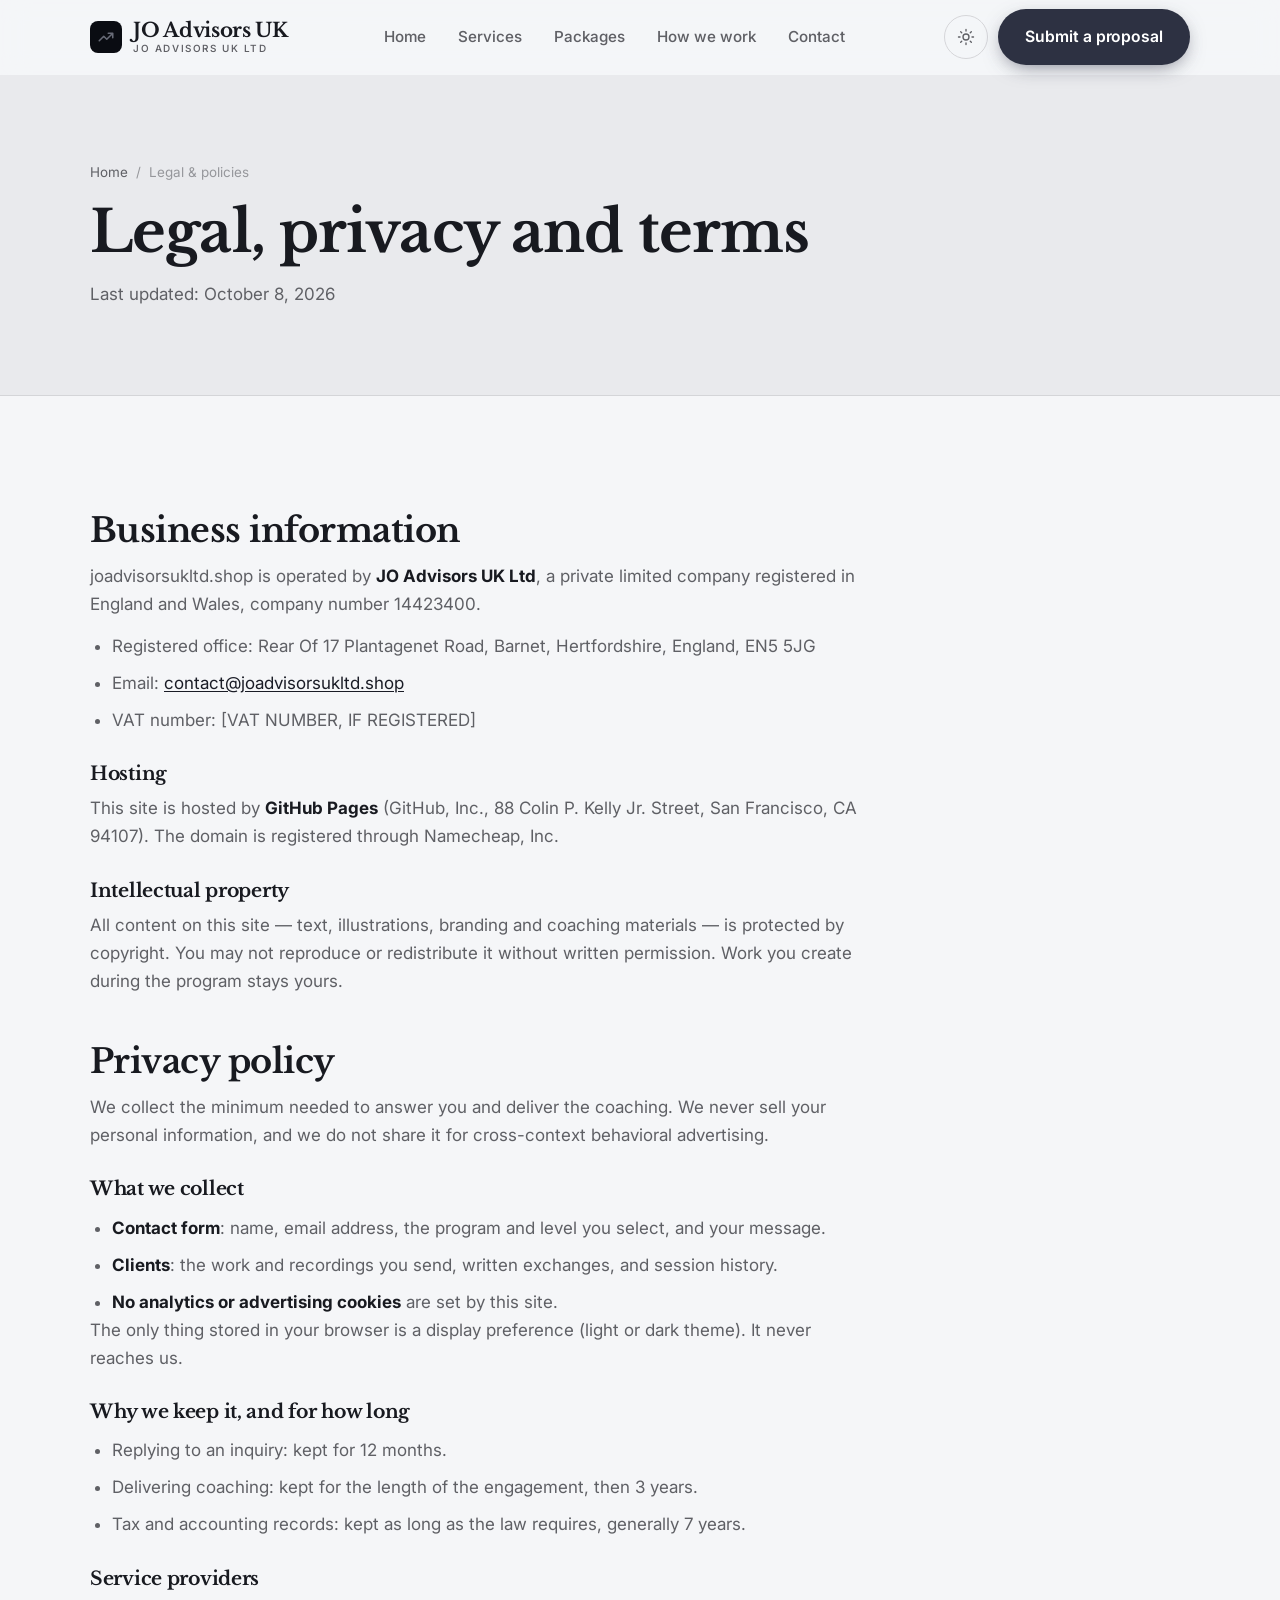
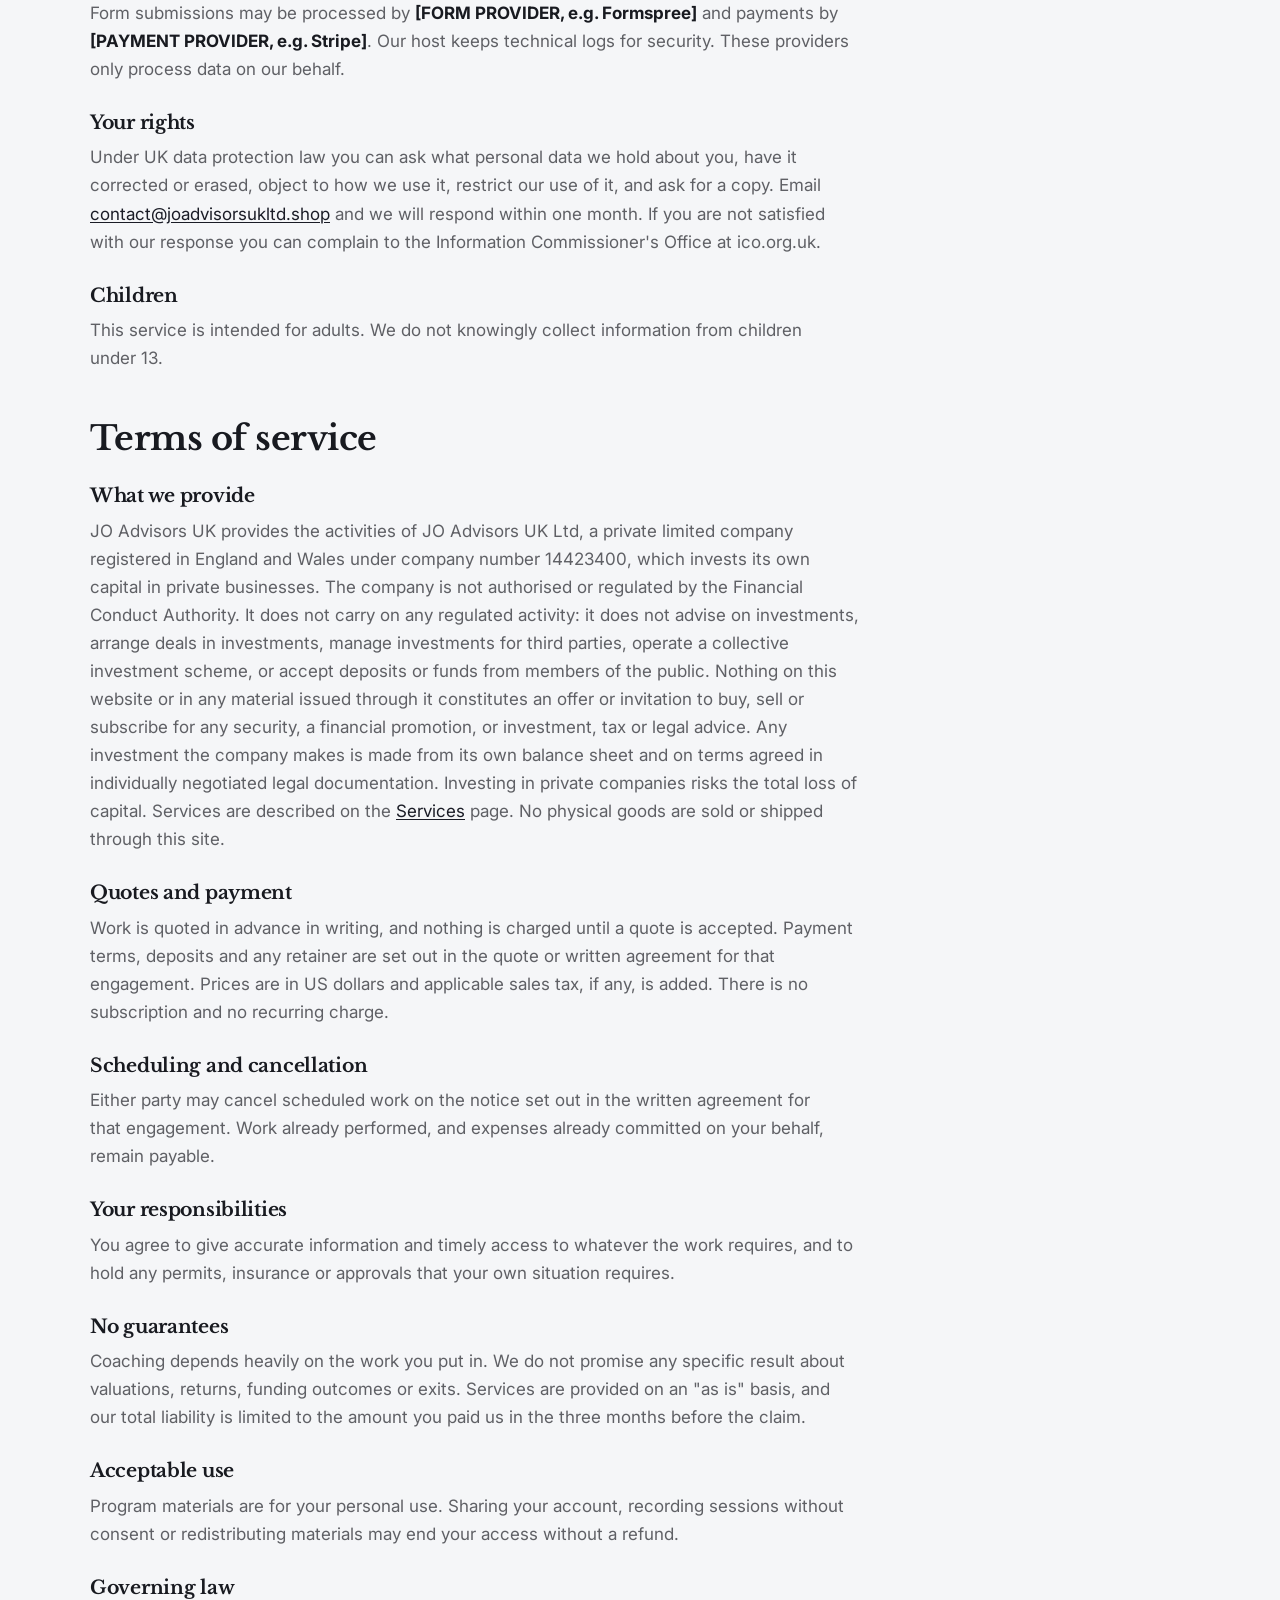
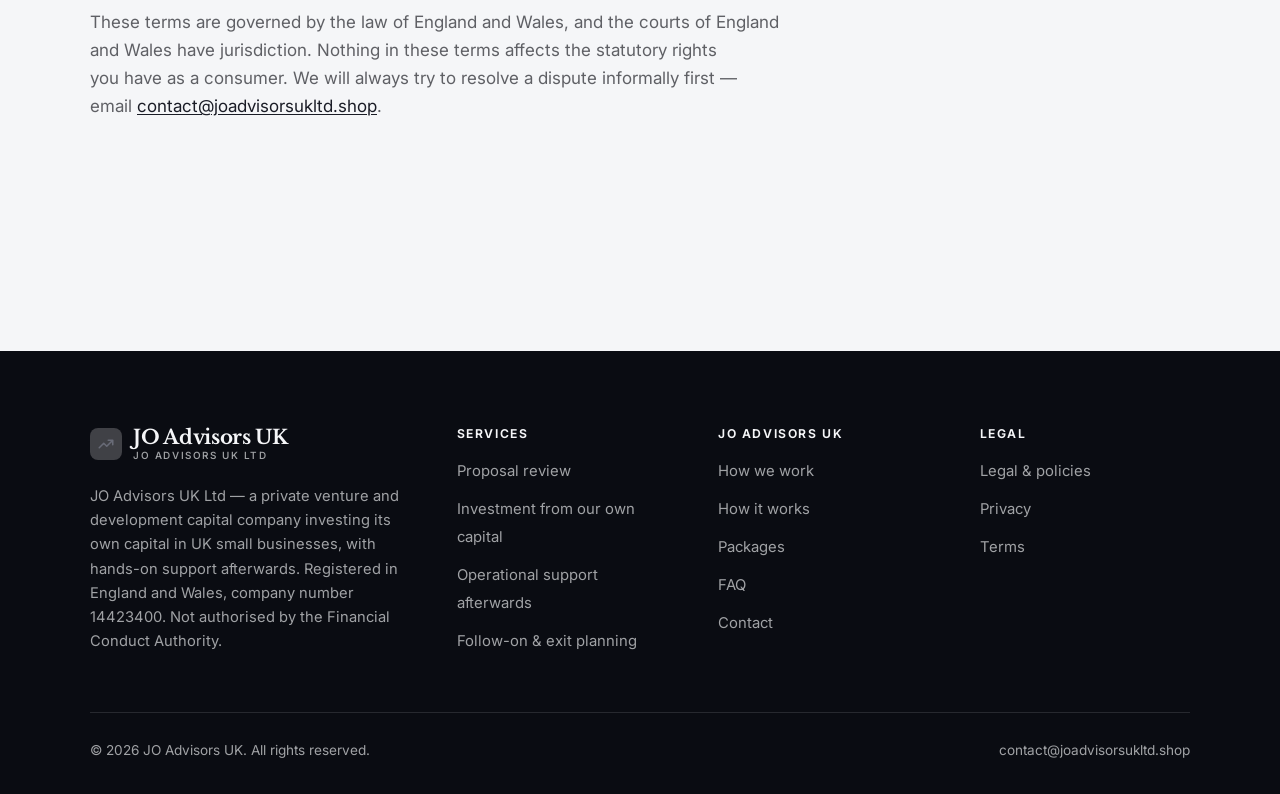
<file: legal.html>
<!DOCTYPE html>
<html lang="en" class="no-js">
<head>
<meta charset="utf-8">
<meta name="viewport" content="width=device-width, initial-scale=1">
<title>Legal, privacy and terms — JO Advisors UK</title>
<meta name="description" content="Business information, privacy policy and terms of service for JO Advisors UK.">
<meta name="robots" content="noindex">

<meta property="og:type" content="website">
<meta property="og:url" content="https://joadvisorsukltd.shop/legal.html">
<meta property="og:site_name" content="JO Advisors UK">
<meta property="og:locale" content="en_US">
<meta property="og:title" content="Legal, privacy and terms — JO Advisors UK">
<meta property="og:description" content="Business information, privacy policy and terms of service for JO Advisors UK.">
<meta name="theme-color" content="#0a0c12">

<link rel="icon" href="assets/img/favicon.svg" type="image/svg+xml">
<link rel="preconnect" href="https://fonts.googleapis.com">
<link rel="preconnect" href="https://fonts.gstatic.com" crossorigin>
<link rel="stylesheet" href="https://fonts.googleapis.com/css2?family=Libre+Baskerville:wght@400;700&family=Inter:wght@400..700&display=swap">
<link rel="stylesheet" href="assets/css/style.css">

<!-- Thème appliqué avant le premier rendu (évite le flash) -->
<script>
document.documentElement.classList.remove('no-js');
(function(){try{var t=localStorage.getItem('site-theme');if(t){document.documentElement.setAttribute('data-theme',t);}}catch(e){}})();
</script>
</head>

<body>
<a class="skip-link" href="#main">Skip to main content</a>

<header class="site-header">
  <nav class="wrap nav" aria-label="Main navigation">
    <a class="brand" href="index.html">
      <svg class="brand__mark" viewBox="0 0 64 64" aria-hidden="true">
        <rect class="bm-bg" width="64" height="64" rx="16"/>
        <g class="bm-ic" transform="translate(14 14) scale(1.5)" fill="none" stroke-width="2.1" stroke-linecap="round" stroke-linejoin="round"><path d="M3 17l6-6 4 4 8-8M15 7h6v6"/></g>
      </svg>
      <span>JO Advisors UK<span class="brand__sub">JO Advisors UK Ltd</span></span>
    </a>

    <ul class="nav__links" id="nav-links">
      <li><a href="index.html">Home</a></li>
      <li><a href="programs.html">Services</a></li>
      <li><a href="index.html#pricing">Packages</a></li>
      <li><a href="about.html">How we work</a></li>
      <li><a href="contact.html">Contact</a></li>
      <li><a class="btn btn--primary" href="contact.html">Submit a proposal</a></li>
    </ul>

    <div class="nav__cta">
      <button class="theme-toggle" type="button" aria-label="Switch to dark theme">
        <svg class="icon-sun" viewBox="0 0 24 24" fill="none" stroke="currentColor" stroke-width="1.8" stroke-linecap="round" aria-hidden="true"><circle cx="12" cy="12" r="4"/><path d="M12 2v2m0 16v2M2 12h2m16 0h2M4.9 4.9l1.4 1.4m11.4 11.4 1.4 1.4M19.1 4.9l-1.4 1.4M6.3 17.7l-1.4 1.4"/></svg>
        <svg class="icon-moon" viewBox="0 0 24 24" fill="none" stroke="currentColor" stroke-width="1.8" stroke-linecap="round" stroke-linejoin="round" aria-hidden="true"><path d="M21 12.8A9 9 0 1 1 11.2 3a7 7 0 0 0 9.8 9.8z"/></svg>
      </button>
      <a class="btn btn--primary" href="contact.html">Submit a proposal</a>
      <button class="nav__toggle" type="button" aria-expanded="false" aria-controls="nav-links" aria-label="Open menu">
        <svg class="icon-open" viewBox="0 0 24 24" fill="none" stroke="currentColor" stroke-width="2" stroke-linecap="round" aria-hidden="true"><path d="M3 6h18M3 12h18M3 18h18"/></svg>
        <svg class="icon-close" viewBox="0 0 24 24" fill="none" stroke="currentColor" stroke-width="2" stroke-linecap="round" aria-hidden="true"><path d="M6 6l12 12M18 6L6 18"/></svg>
      </button>
    </div>
  </nav>
</header>

<main id="main">

<section class="page-head">
  <div class="wrap">
    <nav class="breadcrumb" aria-label="Breadcrumb">
      <a href="index.html">Home</a><span>/</span><span aria-current="page">Legal &amp; policies</span>
    </nav>
    <h1>Legal, privacy and terms</h1>
    <p>Last updated: <time datetime="2026-10-08">October 8, 2026</time></p>
  </div>
</section>

<section class="section wrap">
  <div class="prose">

    <!--
      TO DO: this is a skeleton, not legal advice. Replace every [BRACKET] with
      your real details before selling, and have a lawyer review it if you can.
      Consumer protection rules differ by state.
    -->

    <h2 id="business">Business information</h2>
    <p>
      joadvisorsukltd.shop is operated by <strong>JO Advisors UK Ltd</strong>, a private limited
      company registered in England and Wales, company number 14423400.
    </p>
    <ul>
      <li>Registered office: Rear Of 17 Plantagenet Road, Barnet, Hertfordshire, England, EN5 5JG</li>
      <li>Email: <a href="mailto:contact@joadvisorsukltd.shop">contact@joadvisorsukltd.shop</a></li>
      <li>VAT number: [VAT NUMBER, IF REGISTERED]</li>
    </ul>

    <h3>Hosting</h3>
    <p>
      This site is hosted by <strong>GitHub Pages</strong> (GitHub, Inc., 88 Colin P. Kelly Jr. Street,
      San Francisco, CA 94107). The domain is registered through Namecheap, Inc.
    </p>

    <h3>Intellectual property</h3>
    <p>
      All content on this site — text, illustrations, branding and coaching materials — is protected by
      copyright. You may not reproduce or redistribute it without written permission. Work you create during
      the program stays yours.
    </p>

    <h2 id="privacy">Privacy policy</h2>
    <p>
      We collect the minimum needed to answer you and deliver the coaching. We never sell your personal
      information, and we do not share it for cross-context behavioral advertising.
    </p>
    <h3>What we collect</h3>
    <ul>
      <li><strong>Contact form</strong>: name, email address, the program and level you select, and your message.</li>
      <li><strong>Clients</strong>: the work and recordings you send, written exchanges, and session history.</li>
      <li><strong>No analytics or advertising cookies</strong> are set by this site.</li>
    </ul>
    <p>
      The only thing stored in your browser is a display preference (light or dark theme). It never reaches us.
    </p>
    <h3>Why we keep it, and for how long</h3>
    <ul>
      <li>Replying to an inquiry: kept for 12 months.</li>
      <li>Delivering coaching: kept for the length of the engagement, then 3 years.</li>
      <li>Tax and accounting records: kept as long as the law requires, generally 7 years.</li>
    </ul>
    <h3>Service providers</h3>
    <p>
      Form submissions may be processed by <strong>[FORM PROVIDER, e.g. Formspree]</strong> and payments by
      <strong>[PAYMENT PROVIDER, e.g. Stripe]</strong>. Our host keeps technical logs for security. These
      providers only process data on our behalf.
    </p>
    <h3>Your rights</h3>
    <p>
      Under UK data protection law you can ask what personal data we hold about you, have it corrected or
      erased, object to how we use it, restrict our use of it, and ask for a copy. Email
      <a href="mailto:contact@joadvisorsukltd.shop">contact@joadvisorsukltd.shop</a> and we will respond within one month. If you are not satisfied with
      our response you can complain to the Information Commissioner's Office at ico.org.uk.
    </p>
    <h3>Children</h3>
    <p>
      This service is intended for adults. We do not knowingly collect information from children under 13.
    </p>

    <h2 id="terms">Terms of service</h2>
    <h3>What we provide</h3>
    <p>
      JO Advisors UK provides the activities of JO Advisors UK Ltd, a private limited company registered in England and Wales under company number 14423400, which invests its own capital in private businesses. The company is not authorised or regulated by the Financial Conduct Authority. It does not carry on any regulated activity: it does not advise on investments, arrange deals in investments, manage investments for third parties, operate a collective investment scheme, or accept deposits or funds from members of the public. Nothing on this website or in any material issued through it constitutes an offer or invitation to buy, sell or subscribe for any security, a financial promotion, or investment, tax or legal advice. Any investment the company makes is made from its own balance sheet and on terms agreed in individually negotiated legal documentation. Investing in private companies risks the total loss of capital. Services are described on the
      <a href="programs.html">Services</a> page. No physical goods are sold or shipped through this site.
    </p>
    <h3>Quotes and payment</h3>
    <p>
      Work is quoted in advance in writing, and nothing is charged until a quote is accepted. Payment terms,
      deposits and any retainer are set out in the quote or written agreement for that engagement. Prices are in
      US dollars and applicable sales tax, if any, is added. There is no subscription and no recurring charge.
    </p>
    <h3>Scheduling and cancellation</h3>
    <p>
      Either party may cancel scheduled work on the notice set out in the written agreement for that engagement.
      Work already performed, and expenses already committed on your behalf, remain payable.
    </p>
    <h3>Your responsibilities</h3>
    <p>
      You agree to give accurate information and timely access to whatever the work requires, and to hold any
      permits, insurance or approvals that your own situation requires.
    </p>

    <h3>No guarantees</h3>
    <p>
      Coaching depends heavily on the work you put in. We do not promise any specific result
      about valuations, returns, funding outcomes or exits. Services are provided on an "as is" basis, and our total
      liability is limited to the amount you paid us in the three months before the claim.
    </p>
    <h3>Acceptable use</h3>
    <p>
      Program materials are for your personal use. Sharing your account, recording sessions without consent
      or redistributing materials may end your access without a refund.
    </p>
    <h3>Governing law</h3>
    <p>
      These terms are governed by the law of England and Wales, and the courts of England and Wales have
      jurisdiction. Nothing in these terms affects the statutory rights you have as a consumer. We will always
      try to resolve a dispute informally first — email <a href="mailto:contact@joadvisorsukltd.shop">contact@joadvisorsukltd.shop</a>.
    </p>

  </div>
</section>

</main>

<footer class="site-footer">
  <div class="wrap">
    <div class="footer__grid">
      <div class="footer__brand">
        <a class="brand" href="index.html">
          <svg class="brand__mark" viewBox="0 0 64 64" aria-hidden="true">
        <rect class="bm-bg" width="64" height="64" rx="16"/>
        <g class="bm-ic" transform="translate(14 14) scale(1.5)" fill="none" stroke-width="2.1" stroke-linecap="round" stroke-linejoin="round"><path d="M3 17l6-6 4 4 8-8M15 7h6v6"/></g>
      </svg>
          <span>JO Advisors UK<span class="brand__sub">JO Advisors UK Ltd</span></span>
        </a>
        <p>JO Advisors UK Ltd — a private venture and development capital company investing its own capital in UK small businesses, with hands-on support afterwards. Registered in England and Wales, company number 14423400. Not authorised by the Financial Conduct Authority.</p>
      </div>

      <div class="footer__col">
        <h4>Services</h4>
        <ul>
          <li><a href="programs.html#review">Proposal review</a></li>
          <li><a href="programs.html#invest">Investment from our own capital</a></li>
          <li><a href="programs.html#support">Operational support afterwards</a></li>
          <li><a href="programs.html#followon">Follow-on &amp; exit planning</a></li>
        </ul>
      </div>

      <div class="footer__col">
        <h4>JO Advisors UK</h4>
        <ul>
          <li><a href="about.html">How we work</a></li>
          <li><a href="index.html#how-it-works">How it works</a></li>
          <li><a href="index.html#pricing">Packages</a></li>
          <li><a href="index.html#faq">FAQ</a></li>
          <li><a href="contact.html">Contact</a></li>
        </ul>
      </div>

      <div class="footer__col">
        <h4>Legal</h4>
        <ul>
          <li><a href="legal.html">Legal &amp; policies</a></li>
          <li><a href="legal.html#privacy">Privacy</a></li>
          <li><a href="legal.html#terms">Terms</a></li>
        </ul>
      </div>
    </div>

    <div class="footer__bottom">
      <p>© <span data-year>2026</span> JO Advisors UK. All rights reserved.</p>
      <p><a href="mailto:contact@joadvisorsukltd.shop">contact@joadvisorsukltd.shop</a></p>
    </div>
  </div>
</footer>

<script src="assets/js/main.js" defer></script>
</body>
</html>
</file>
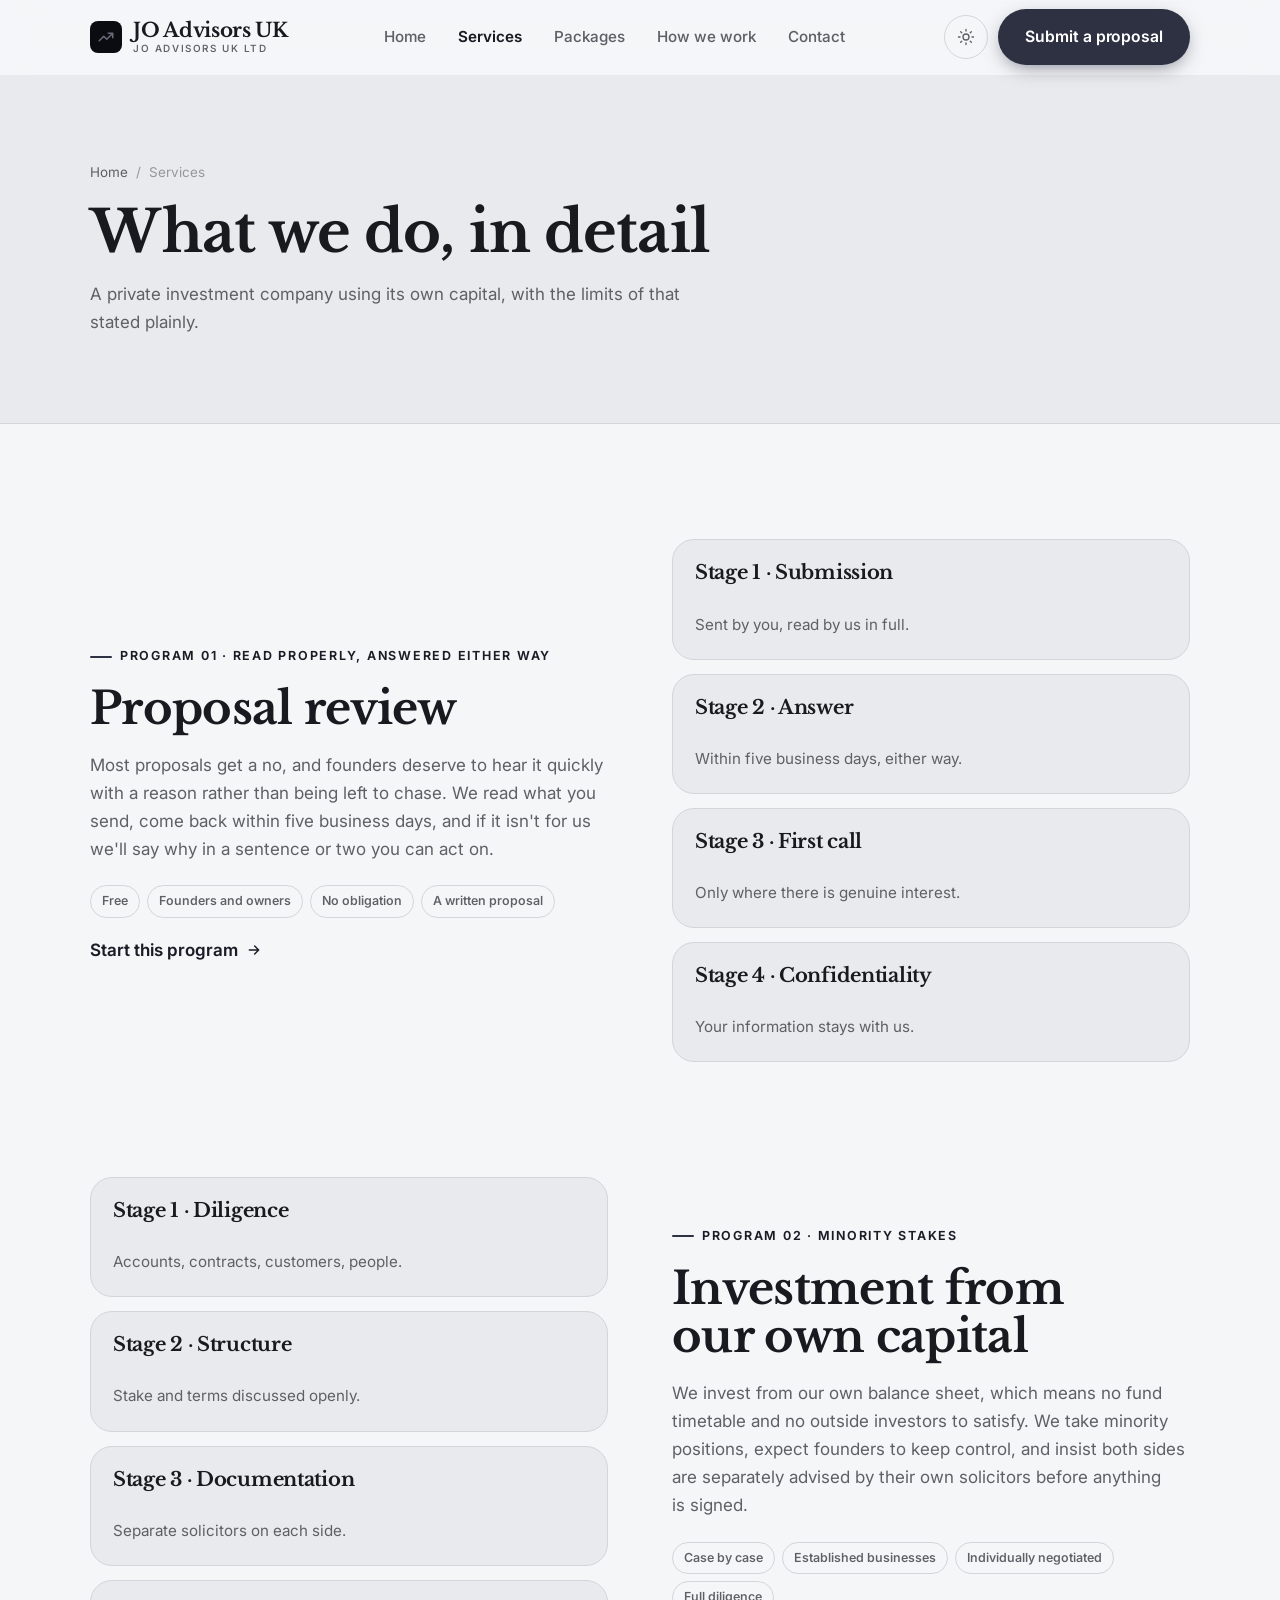
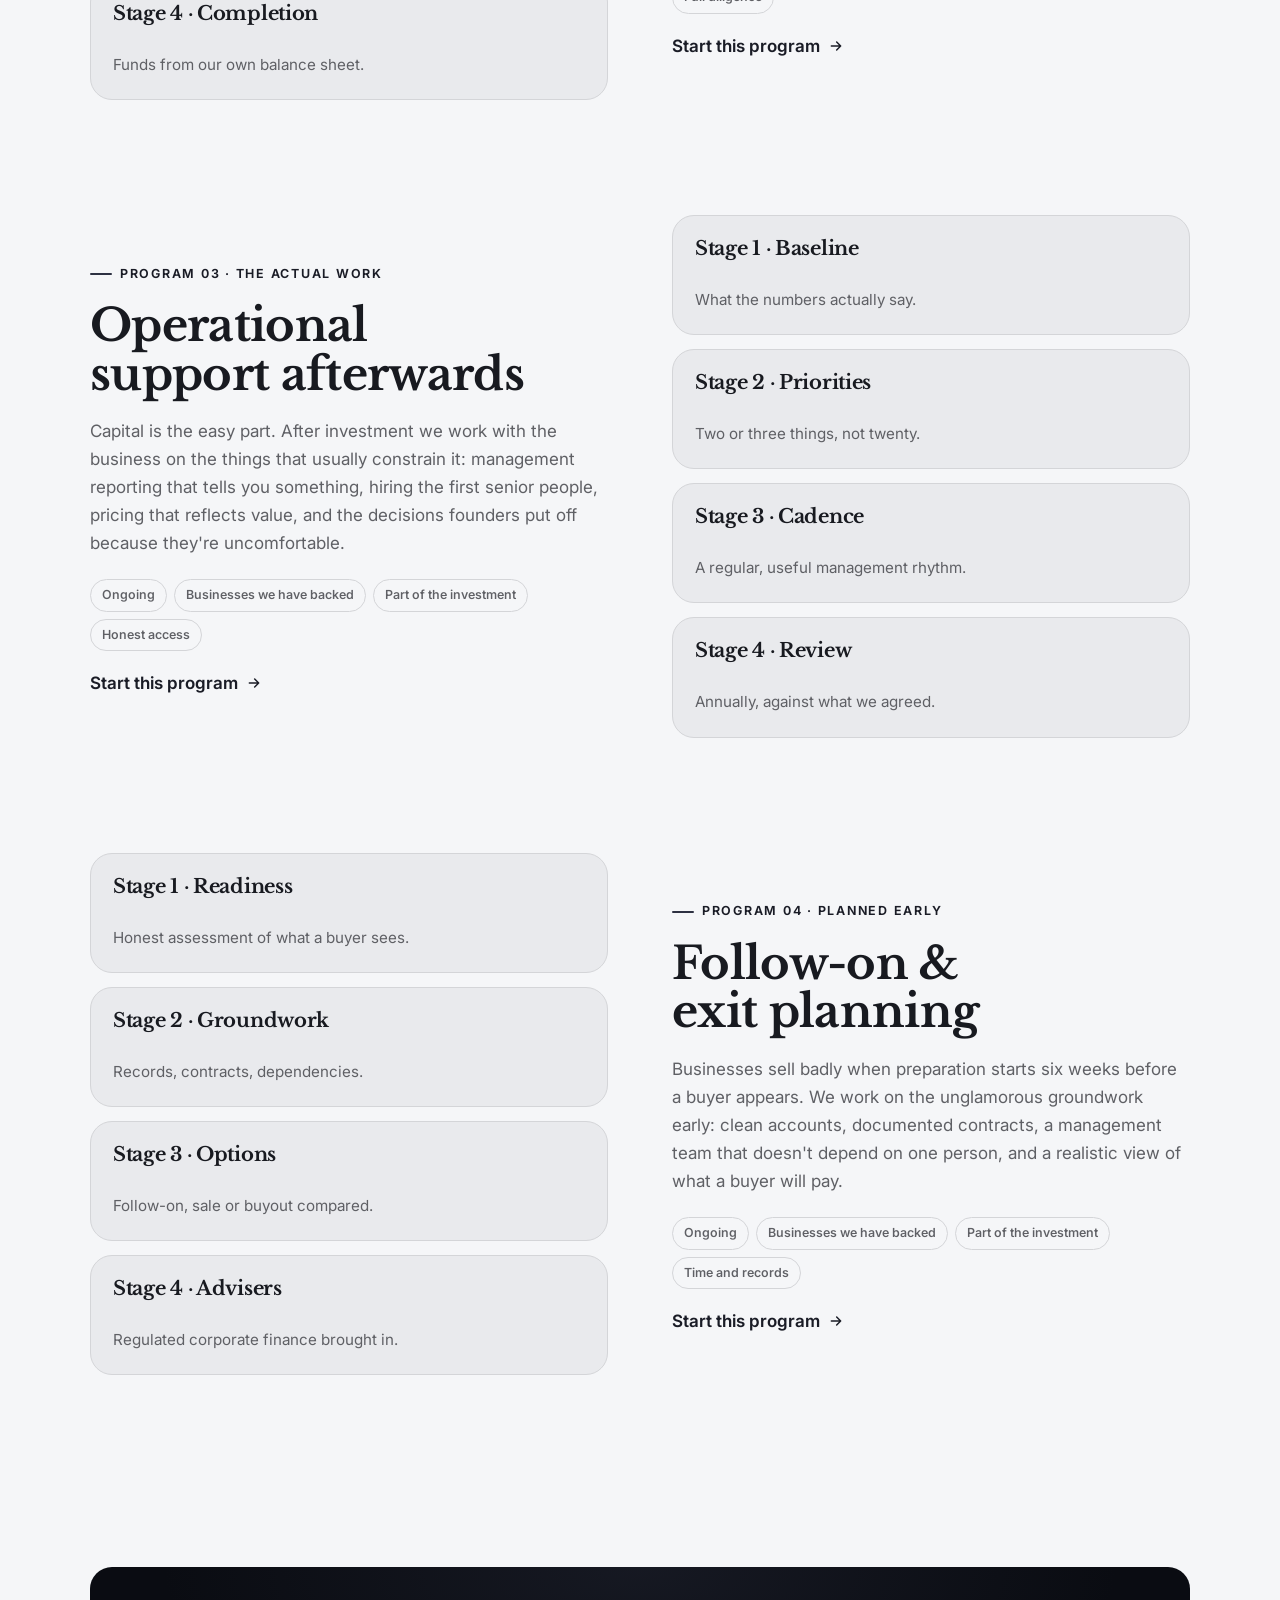
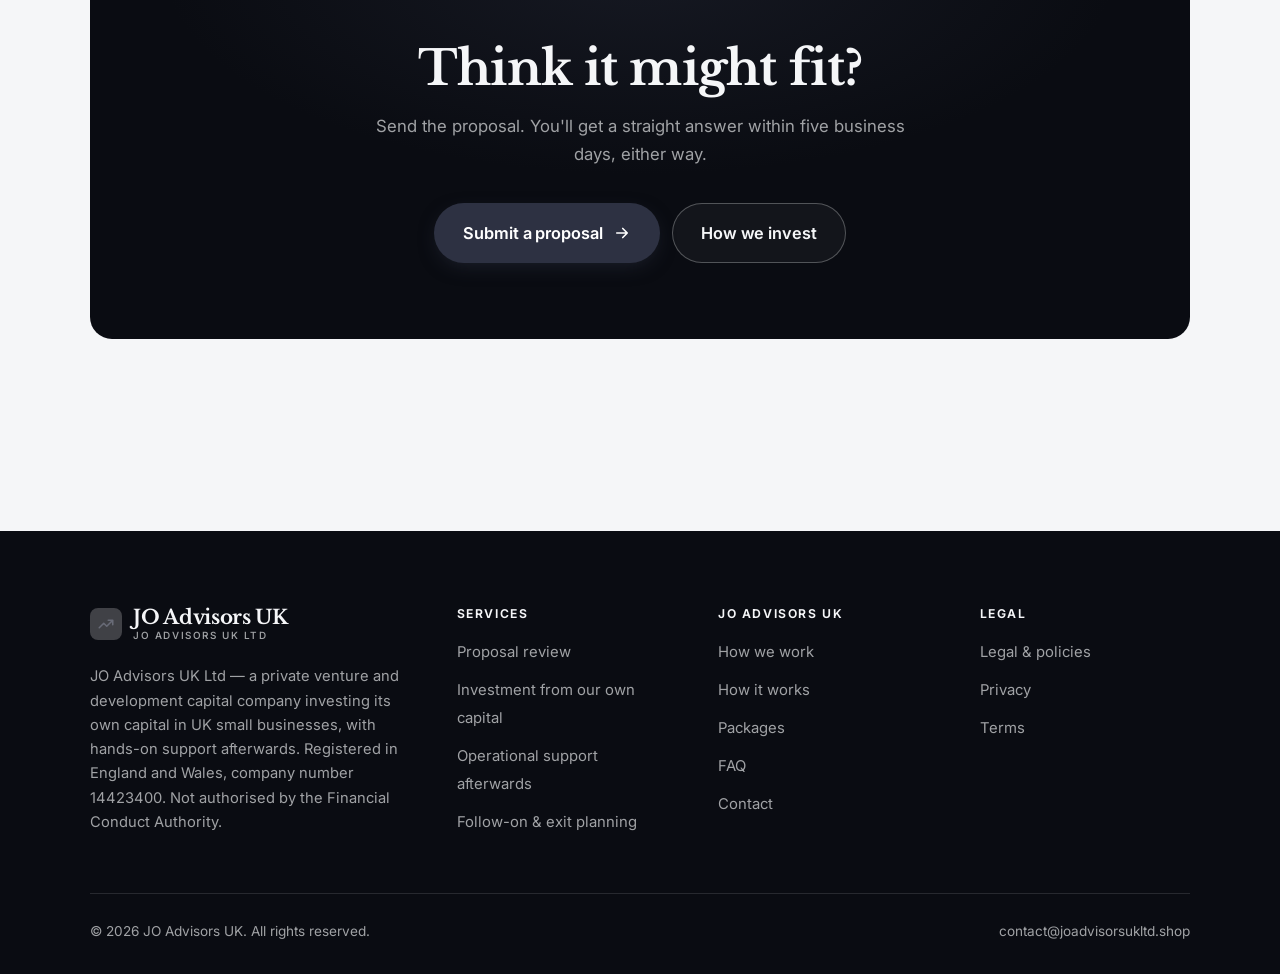
<file: programs.html>
<!DOCTYPE html>
<html lang="en" class="no-js">
<head>
<meta charset="utf-8">
<meta name="viewport" content="width=device-width, initial-scale=1">
<title>Services — JO Advisors UK</title>
<meta name="description" content="What JO Advisors UK Ltd does: proposal review, investment from its own capital, operational support, and follow-on or exit planning.">
<link rel="canonical" href="https://joadvisorsukltd.shop/programs.html">

<meta property="og:type" content="website">
<meta property="og:url" content="https://joadvisorsukltd.shop/programs.html">
<meta property="og:site_name" content="JO Advisors UK">
<meta property="og:locale" content="en_US">
<meta property="og:title" content="Services — JO Advisors UK">
<meta property="og:description" content="What JO Advisors UK Ltd does: proposal review, investment from its own capital, operational support, and follow-on or exit planning.">
<meta name="theme-color" content="#0a0c12">

<link rel="icon" href="assets/img/favicon.svg" type="image/svg+xml">
<link rel="preconnect" href="https://fonts.googleapis.com">
<link rel="preconnect" href="https://fonts.gstatic.com" crossorigin>
<link rel="stylesheet" href="https://fonts.googleapis.com/css2?family=Libre+Baskerville:wght@400;700&family=Inter:wght@400..700&display=swap">
<link rel="stylesheet" href="assets/css/style.css">

<!-- Thème appliqué avant le premier rendu (évite le flash) -->
<script>
document.documentElement.classList.remove('no-js');
(function(){try{var t=localStorage.getItem('site-theme');if(t){document.documentElement.setAttribute('data-theme',t);}}catch(e){}})();
</script>
</head>

<body>
<a class="skip-link" href="#main">Skip to main content</a>

<header class="site-header">
  <nav class="wrap nav" aria-label="Main navigation">
    <a class="brand" href="index.html">
      <svg class="brand__mark" viewBox="0 0 64 64" aria-hidden="true">
        <rect class="bm-bg" width="64" height="64" rx="16"/>
        <g class="bm-ic" transform="translate(14 14) scale(1.5)" fill="none" stroke-width="2.1" stroke-linecap="round" stroke-linejoin="round"><path d="M3 17l6-6 4 4 8-8M15 7h6v6"/></g>
      </svg>
      <span>JO Advisors UK<span class="brand__sub">JO Advisors UK Ltd</span></span>
    </a>

    <ul class="nav__links" id="nav-links">
      <li><a href="index.html">Home</a></li>
      <li><a href="programs.html" aria-current="page">Services</a></li>
      <li><a href="index.html#pricing">Packages</a></li>
      <li><a href="about.html">How we work</a></li>
      <li><a href="contact.html">Contact</a></li>
      <li><a class="btn btn--primary" href="contact.html">Submit a proposal</a></li>
    </ul>

    <div class="nav__cta">
      <button class="theme-toggle" type="button" aria-label="Switch to dark theme">
        <svg class="icon-sun" viewBox="0 0 24 24" fill="none" stroke="currentColor" stroke-width="1.8" stroke-linecap="round" aria-hidden="true"><circle cx="12" cy="12" r="4"/><path d="M12 2v2m0 16v2M2 12h2m16 0h2M4.9 4.9l1.4 1.4m11.4 11.4 1.4 1.4M19.1 4.9l-1.4 1.4M6.3 17.7l-1.4 1.4"/></svg>
        <svg class="icon-moon" viewBox="0 0 24 24" fill="none" stroke="currentColor" stroke-width="1.8" stroke-linecap="round" stroke-linejoin="round" aria-hidden="true"><path d="M21 12.8A9 9 0 1 1 11.2 3a7 7 0 0 0 9.8 9.8z"/></svg>
      </button>
      <a class="btn btn--primary" href="contact.html">Submit a proposal</a>
      <button class="nav__toggle" type="button" aria-expanded="false" aria-controls="nav-links" aria-label="Open menu">
        <svg class="icon-open" viewBox="0 0 24 24" fill="none" stroke="currentColor" stroke-width="2" stroke-linecap="round" aria-hidden="true"><path d="M3 6h18M3 12h18M3 18h18"/></svg>
        <svg class="icon-close" viewBox="0 0 24 24" fill="none" stroke="currentColor" stroke-width="2" stroke-linecap="round" aria-hidden="true"><path d="M6 6l12 12M18 6L6 18"/></svg>
      </button>
    </div>
  </nav>
</header>

<main id="main">

<section class="page-head">
  <div class="wrap">
    <nav class="breadcrumb" aria-label="Breadcrumb">
      <a href="index.html">Home</a><span>/</span><span aria-current="page">Services</span>
    </nav>
    <h1>What we do, in detail</h1>
    <p>A private investment company using its own capital, with the limits of that stated plainly.</p>
  </div>
</section>

<section class="section wrap" id="review">
  <div class="split reveal">
    <div>
      <span class="eyebrow">Program 01 · Read properly, answered either way</span>
      <h2>Proposal review</h2>
      <p>Most proposals get a no, and founders deserve to hear it quickly with a reason rather than being left to chase. We read what you send, come back within five business days, and if it isn't for us we'll say why in a sentence or two you can act on.</p>
      <ul class="tags"><li>Free</li><li>Founders and owners</li><li>No obligation</li><li>A written proposal</li></ul>
      <p><a class="arrow-link" href="contact.html">Start this program <svg viewBox="0 0 24 24" fill="none" stroke="currentColor" stroke-width="2.2" stroke-linecap="round" stroke-linejoin="round" aria-hidden="true"><path d="M5 12h14M13 6l6 6-6 6"/></svg></a></p>
    </div>
    <div class="grid grid--2 grid--tight">
      <article class="card card--sm">
        <h3>Stage 1 · Submission</h3>
        <p>Sent by you, read by us in full.</p>
      </article>
      <article class="card card--sm">
        <h3>Stage 2 · Answer</h3>
        <p>Within five business days, either way.</p>
      </article>
      <article class="card card--sm">
        <h3>Stage 3 · First call</h3>
        <p>Only where there is genuine interest.</p>
      </article>
      <article class="card card--sm">
        <h3>Stage 4 · Confidentiality</h3>
        <p>Your information stays with us.</p>
      </article>
    </div>
  </div>
</section>

<section class="section section--flush wrap" id="invest">
  <div class="split reveal">
    <div class="grid grid--2 grid--tight">
      <article class="card card--sm">
        <h3>Stage 1 · Diligence</h3>
        <p>Accounts, contracts, customers, people.</p>
      </article>
      <article class="card card--sm">
        <h3>Stage 2 · Structure</h3>
        <p>Stake and terms discussed openly.</p>
      </article>
      <article class="card card--sm">
        <h3>Stage 3 · Documentation</h3>
        <p>Separate solicitors on each side.</p>
      </article>
      <article class="card card--sm">
        <h3>Stage 4 · Completion</h3>
        <p>Funds from our own balance sheet.</p>
      </article>
    </div>
    <div>
      <span class="eyebrow">Program 02 · Minority stakes</span>
      <h2>Investment from our own capital</h2>
      <p>We invest from our own balance sheet, which means no fund timetable and no outside investors to satisfy. We take minority positions, expect founders to keep control, and insist both sides are separately advised by their own solicitors before anything is signed.</p>
      <ul class="tags"><li>Case by case</li><li>Established businesses</li><li>Individually negotiated</li><li>Full diligence</li></ul>
      <p><a class="arrow-link" href="contact.html">Start this program <svg viewBox="0 0 24 24" fill="none" stroke="currentColor" stroke-width="2.2" stroke-linecap="round" stroke-linejoin="round" aria-hidden="true"><path d="M5 12h14M13 6l6 6-6 6"/></svg></a></p>
    </div>
  </div>
</section>

<section class="section section--flush wrap" id="support">
  <div class="split reveal">
    <div>
      <span class="eyebrow">Program 03 · The actual work</span>
      <h2>Operational support afterwards</h2>
      <p>Capital is the easy part. After investment we work with the business on the things that usually constrain it: management reporting that tells you something, hiring the first senior people, pricing that reflects value, and the decisions founders put off because they're uncomfortable.</p>
      <ul class="tags"><li>Ongoing</li><li>Businesses we have backed</li><li>Part of the investment</li><li>Honest access</li></ul>
      <p><a class="arrow-link" href="contact.html">Start this program <svg viewBox="0 0 24 24" fill="none" stroke="currentColor" stroke-width="2.2" stroke-linecap="round" stroke-linejoin="round" aria-hidden="true"><path d="M5 12h14M13 6l6 6-6 6"/></svg></a></p>
    </div>
    <div class="grid grid--2 grid--tight">
      <article class="card card--sm">
        <h3>Stage 1 · Baseline</h3>
        <p>What the numbers actually say.</p>
      </article>
      <article class="card card--sm">
        <h3>Stage 2 · Priorities</h3>
        <p>Two or three things, not twenty.</p>
      </article>
      <article class="card card--sm">
        <h3>Stage 3 · Cadence</h3>
        <p>A regular, useful management rhythm.</p>
      </article>
      <article class="card card--sm">
        <h3>Stage 4 · Review</h3>
        <p>Annually, against what we agreed.</p>
      </article>
    </div>
  </div>
</section>

<section class="section section--flush wrap" id="followon">
  <div class="split reveal">
    <div class="grid grid--2 grid--tight">
      <article class="card card--sm">
        <h3>Stage 1 · Readiness</h3>
        <p>Honest assessment of what a buyer sees.</p>
      </article>
      <article class="card card--sm">
        <h3>Stage 2 · Groundwork</h3>
        <p>Records, contracts, dependencies.</p>
      </article>
      <article class="card card--sm">
        <h3>Stage 3 · Options</h3>
        <p>Follow-on, sale or buyout compared.</p>
      </article>
      <article class="card card--sm">
        <h3>Stage 4 · Advisers</h3>
        <p>Regulated corporate finance brought in.</p>
      </article>
    </div>
    <div>
      <span class="eyebrow">Program 04 · Planned early</span>
      <h2>Follow-on &amp; exit planning</h2>
      <p>Businesses sell badly when preparation starts six weeks before a buyer appears. We work on the unglamorous groundwork early: clean accounts, documented contracts, a management team that doesn't depend on one person, and a realistic view of what a buyer will pay.</p>
      <ul class="tags"><li>Ongoing</li><li>Businesses we have backed</li><li>Part of the investment</li><li>Time and records</li></ul>
      <p><a class="arrow-link" href="contact.html">Start this program <svg viewBox="0 0 24 24" fill="none" stroke="currentColor" stroke-width="2.2" stroke-linecap="round" stroke-linejoin="round" aria-hidden="true"><path d="M5 12h14M13 6l6 6-6 6"/></svg></a></p>
    </div>
  </div>
</section>

<section class="wrap section--tight">
  <div class="cta-band reveal">
    <h2>Think it might fit?</h2>
    <p>Send the proposal. You'll get a straight answer within five business days, either way.</p>
    <div class="hero__actions">
      <a class="btn btn--primary btn--lg" href="contact.html">Submit a proposal <svg viewBox="0 0 24 24" fill="none" stroke="currentColor" stroke-width="2.2" stroke-linecap="round" stroke-linejoin="round" aria-hidden="true"><path d="M5 12h14M13 6l6 6-6 6"/></svg></a>
      <a class="btn btn--on-dark btn--lg" href="programs.html">How we invest</a>
    </div>
  </div>
</section>

</main>

<footer class="site-footer">
  <div class="wrap">
    <div class="footer__grid">
      <div class="footer__brand">
        <a class="brand" href="index.html">
          <svg class="brand__mark" viewBox="0 0 64 64" aria-hidden="true">
        <rect class="bm-bg" width="64" height="64" rx="16"/>
        <g class="bm-ic" transform="translate(14 14) scale(1.5)" fill="none" stroke-width="2.1" stroke-linecap="round" stroke-linejoin="round"><path d="M3 17l6-6 4 4 8-8M15 7h6v6"/></g>
      </svg>
          <span>JO Advisors UK<span class="brand__sub">JO Advisors UK Ltd</span></span>
        </a>
        <p>JO Advisors UK Ltd — a private venture and development capital company investing its own capital in UK small businesses, with hands-on support afterwards. Registered in England and Wales, company number 14423400. Not authorised by the Financial Conduct Authority.</p>
      </div>

      <div class="footer__col">
        <h4>Services</h4>
        <ul>
          <li><a href="programs.html#review">Proposal review</a></li>
          <li><a href="programs.html#invest">Investment from our own capital</a></li>
          <li><a href="programs.html#support">Operational support afterwards</a></li>
          <li><a href="programs.html#followon">Follow-on &amp; exit planning</a></li>
        </ul>
      </div>

      <div class="footer__col">
        <h4>JO Advisors UK</h4>
        <ul>
          <li><a href="about.html">How we work</a></li>
          <li><a href="index.html#how-it-works">How it works</a></li>
          <li><a href="index.html#pricing">Packages</a></li>
          <li><a href="index.html#faq">FAQ</a></li>
          <li><a href="contact.html">Contact</a></li>
        </ul>
      </div>

      <div class="footer__col">
        <h4>Legal</h4>
        <ul>
          <li><a href="legal.html">Legal &amp; policies</a></li>
          <li><a href="legal.html#privacy">Privacy</a></li>
          <li><a href="legal.html#terms">Terms</a></li>
        </ul>
      </div>
    </div>

    <div class="footer__bottom">
      <p>© <span data-year>2026</span> JO Advisors UK. All rights reserved.</p>
      <p><a href="mailto:contact@joadvisorsukltd.shop">contact@joadvisorsukltd.shop</a></p>
    </div>
  </div>
</footer>

<script src="assets/js/main.js" defer></script>
</body>
</html>
</file>
<file: assets/css/style.css>
/* JO Advisors UK — couleurs et polices de la marque.
   Modifier ces valeurs suffit à changer l'identité visuelle de tout le site. */
:root {
  --c-accent:    #2d3142;
  --c-on-accent: #ffffff;
  --c-ink:       #0a0c12;
  --c-paper:     #f5f6f8;

  --accent-ink-light: color-mix(in srgb, var(--c-accent) 58%, black);
  --accent-on-dark:   color-mix(in srgb, var(--c-accent) 72%, white);

  --font-display: "Libre Baskerville", Georgia, "Times New Roman", serif;
  --font-body: "Inter", system-ui, -apple-system, "Segoe UI", sans-serif;
  --display-weight: 700;
  --display-tracking: -.015em;
}

/* ==========================================================================
   Feuille de style commune aux sites de coaching
   Les couleurs de marque (--c-accent, --c-on-accent, --c-ink, --c-paper) et
   les polices sont définies juste au-dessus, par site. Tout le reste en dérive.
   ========================================================================== */

/* --------------------------------------------------------------------------
   1. Tokens dérivés
   -------------------------------------------------------------------------- */

:root {
  /* Thème clair */
  --paper:      var(--c-paper);
  --paper-2:    color-mix(in srgb, var(--c-paper) 95%, var(--c-ink));
  --paper-3:    color-mix(in srgb, var(--c-paper) 89%, var(--c-ink));
  --line:       color-mix(in srgb, var(--c-paper) 86%, var(--c-ink));
  --text:       color-mix(in srgb, var(--c-ink) 94%, var(--c-paper));
  --muted:      color-mix(in srgb, var(--c-ink) 64%, var(--c-paper));
  --accent:     var(--c-accent);
  --accent-600: color-mix(in srgb, var(--c-accent) 86%, black);
  --accent-ink: var(--accent-ink-light);
  --on-accent:  var(--c-on-accent);
  --ink:        var(--c-ink);
  --ink-soft:   color-mix(in srgb, var(--c-ink) 90%, white);
  --on-ink:     var(--c-paper);
  --on-ink-mut: color-mix(in srgb, var(--c-paper) 64%, var(--c-ink));
  --brand-bg:   var(--c-ink);

  /* Rayons */
  --r-sm: 8px;
  --r-md: 14px;
  --r-lg: 22px;
  --r-full: 999px;

  /* Ombres */
  --sh-1: 0 1px 2px rgba(0, 0, 0, .05), 0 2px 8px rgba(0, 0, 0, .04);
  --sh-2: 0 2px 4px rgba(0, 0, 0, .05), 0 12px 32px rgba(0, 0, 0, .09);
  --sh-3: 0 4px 8px rgba(0, 0, 0, .06), 0 24px 56px rgba(0, 0, 0, .14);

  /* Rythme */
  --gutter: clamp(16px, 4vw, 40px);
  --maxw: 1180px;
  --section-y: clamp(64px, 9vw, 124px);

  --ease: cubic-bezier(.22, .61, .36, 1);
}

/* Thème sombre — suit le système, sauf si l'utilisateur a choisi « clair » */
@media (prefers-color-scheme: dark) {
  :root:not([data-theme="light"]) {
    --paper:      var(--c-ink);
    --paper-2:    color-mix(in srgb, var(--c-ink) 92%, white);
    --paper-3:    color-mix(in srgb, var(--c-ink) 86%, white);
    --line:       color-mix(in srgb, var(--c-ink) 80%, white);
    --text:       color-mix(in srgb, var(--c-paper) 94%, var(--c-ink));
    --muted:      color-mix(in srgb, var(--c-paper) 66%, var(--c-ink));
    --accent-ink: var(--accent-on-dark);
    --ink:        color-mix(in srgb, var(--c-ink) 72%, black);
    --brand-bg:   color-mix(in srgb, var(--c-ink) 80%, white);
    --sh-1: 0 1px 2px rgba(0, 0, 0, .4), 0 2px 8px rgba(0, 0, 0, .3);
    --sh-2: 0 2px 4px rgba(0, 0, 0, .4), 0 12px 32px rgba(0, 0, 0, .45);
    --sh-3: 0 4px 8px rgba(0, 0, 0, .45), 0 24px 56px rgba(0, 0, 0, .55);
  }
}

/* Thème sombre — choix explicite */
:root[data-theme="dark"] {
  --paper:      var(--c-ink);
  --paper-2:    color-mix(in srgb, var(--c-ink) 92%, white);
  --paper-3:    color-mix(in srgb, var(--c-ink) 86%, white);
  --line:       color-mix(in srgb, var(--c-ink) 80%, white);
  --text:       color-mix(in srgb, var(--c-paper) 94%, var(--c-ink));
  --muted:      color-mix(in srgb, var(--c-paper) 66%, var(--c-ink));
  --accent-ink: var(--accent-on-dark);
  --ink:        color-mix(in srgb, var(--c-ink) 72%, black);
  --brand-bg:   color-mix(in srgb, var(--c-ink) 80%, white);
  --sh-1: 0 1px 2px rgba(0, 0, 0, .4), 0 2px 8px rgba(0, 0, 0, .3);
  --sh-2: 0 2px 4px rgba(0, 0, 0, .4), 0 12px 32px rgba(0, 0, 0, .45);
  --sh-3: 0 4px 8px rgba(0, 0, 0, .45), 0 24px 56px rgba(0, 0, 0, .55);
}

/* --------------------------------------------------------------------------
   2. Reset / base
   -------------------------------------------------------------------------- */

*, *::before, *::after { box-sizing: border-box; }

* { margin: 0; }

html {
  -webkit-text-size-adjust: 100%;
  scroll-behavior: smooth;
  scroll-padding-top: 88px;
}

body {
  background: var(--paper);
  color: var(--text);
  font-family: var(--font-body);
  font-size: 17px;
  line-height: 1.65;
  -webkit-font-smoothing: antialiased;
  text-rendering: optimizeLegibility;
  overflow-x: hidden;
}

img, svg, video { display: block; max-width: 100%; height: auto; }

a { color: inherit; text-decoration: none; }

button, input, textarea, select { font: inherit; color: inherit; }

h1, h2, h3, h4 {
  font-family: var(--font-display);
  font-weight: var(--display-weight);
  line-height: 1.08;
  letter-spacing: var(--display-tracking);
  text-wrap: balance;
}

p { text-wrap: pretty; }

:focus-visible {
  outline: 3px solid var(--accent);
  outline-offset: 3px;
  border-radius: 4px;
}

::selection { background: var(--accent); color: var(--on-accent); }

/* --------------------------------------------------------------------------
   3. Utilitaires de mise en page
   -------------------------------------------------------------------------- */

.wrap {
  width: 100%;
  max-width: var(--maxw);
  margin-inline: auto;
  padding-inline: var(--gutter);
}

.section { padding-block: var(--section-y); }
.section--flush { padding-top: 0; }
.section--tight { padding-block: clamp(48px, 6vw, 80px); }

.skip-link {
  position: absolute;
  left: 12px;
  top: -100px;
  z-index: 200;
  background: var(--accent);
  color: var(--on-accent);
  padding: 12px 20px;
  border-radius: var(--r-sm);
  font-weight: 600;
  transition: top .2s var(--ease);
}
.skip-link:focus { top: 12px; }

.eyebrow {
  display: inline-flex;
  align-items: center;
  gap: 8px;
  font-size: .78rem;
  font-weight: 650;
  letter-spacing: .14em;
  text-transform: uppercase;
  color: var(--accent-ink);
  margin-bottom: 18px;
}
.eyebrow::before {
  content: "";
  width: 22px;
  height: 2px;
  background: var(--accent);
  border-radius: 2px;
}

.section-head { max-width: 62ch; margin-bottom: clamp(36px, 5vw, 60px); }
.section-head h2 { font-size: clamp(2rem, 4.4vw, 3.1rem); }
.section-head p {
  margin-top: 18px;
  color: var(--muted);
  font-size: clamp(1rem, 1.6vw, 1.12rem);
  max-width: 58ch;
}

.section-head--center { margin-inline: auto; text-align: center; }
.section-head--center .eyebrow { justify-content: center; }
.section-head--center p { margin-inline: auto; }

/* --------------------------------------------------------------------------
   4. Boutons
   -------------------------------------------------------------------------- */

.btn {
  display: inline-flex;
  align-items: center;
  justify-content: center;
  gap: 10px;
  padding: 14px 26px;
  border: 1px solid transparent;
  border-radius: var(--r-full);
  font-weight: 620;
  font-size: .98rem;
  letter-spacing: -.005em;
  cursor: pointer;
  white-space: nowrap;
  transition: transform .18s var(--ease), background-color .18s var(--ease),
              border-color .18s var(--ease), box-shadow .18s var(--ease), color .18s var(--ease);
}
.btn:hover { transform: translateY(-2px); }
.btn:active { transform: translateY(0); }

.btn--primary {
  background: var(--accent);
  color: var(--on-accent);
  box-shadow: 0 6px 20px -6px color-mix(in srgb, var(--c-accent) 65%, transparent);
}
.btn--primary:hover {
  background: var(--accent-600);
  box-shadow: 0 12px 28px -8px color-mix(in srgb, var(--c-accent) 70%, transparent);
}

.btn--ghost {
  border-color: var(--line);
  background: transparent;
  color: var(--text);
}
.btn--ghost:hover { border-color: var(--accent); color: var(--accent-ink); }

.btn--on-dark {
  border-color: color-mix(in srgb, var(--c-paper) 28%, transparent);
  color: var(--on-ink);
  background: color-mix(in srgb, var(--c-paper) 4%, transparent);
}
.btn--on-dark:hover {
  border-color: color-mix(in srgb, var(--c-paper) 60%, transparent);
  background: color-mix(in srgb, var(--c-paper) 10%, transparent);
}

.btn--lg { padding: 16px 28px; font-size: 1.02rem; }
.btn--block { width: 100%; }

.btn svg { width: 18px; height: 18px; flex: none; }

@media (max-width: 420px) {
  .btn--lg { padding: 15px 22px; font-size: 1rem; white-space: normal; text-align: center; }
}

/* Lien fléché */
.arrow-link {
  display: inline-flex;
  align-items: center;
  gap: 8px;
  font-weight: 620;
  color: var(--accent-ink);
}
.arrow-link svg { width: 16px; height: 16px; transition: transform .18s var(--ease); }
.arrow-link:hover svg { transform: translateX(4px); }

/* --------------------------------------------------------------------------
   5. En-tête / navigation
   -------------------------------------------------------------------------- */

.site-header {
  position: sticky;
  top: 0;
  z-index: 100;
  background: color-mix(in srgb, var(--paper) 82%, transparent);
  backdrop-filter: saturate(180%) blur(14px);
  -webkit-backdrop-filter: saturate(180%) blur(14px);
  border-bottom: 1px solid transparent;
  transition: border-color .25s var(--ease), background-color .25s var(--ease);
}
.site-header.is-stuck {
  border-bottom-color: var(--line);
  background: color-mix(in srgb, var(--paper) 94%, transparent);
}

.nav {
  display: flex;
  align-items: center;
  justify-content: space-between;
  gap: 24px;
  height: 74px;
}

.brand {
  display: inline-flex;
  align-items: center;
  gap: 11px;
  font-family: var(--font-display);
  font-weight: var(--display-weight);
  font-size: 1.24rem;
  letter-spacing: var(--display-tracking);
  flex: none;
  line-height: 1.1;
}
.brand__mark { width: 32px; height: 32px; flex: none; }
.brand__mark .bm-bg { fill: var(--brand-bg); }
.brand__mark .bm-ic { stroke: var(--accent-on-dark); color: var(--accent-on-dark); }
.brand__sub {
  display: block;
  font-family: var(--font-body);
  font-size: .62rem;
  font-weight: 550;
  letter-spacing: .16em;
  text-transform: uppercase;
  color: var(--muted);
  margin-top: 1px;
}

.nav__links {
  display: flex;
  align-items: center;
  gap: 4px;
  list-style: none;
  padding: 0;
}
.nav__links a {
  display: block;
  padding: 9px 14px;
  border-radius: var(--r-full);
  font-size: .95rem;
  font-weight: 520;
  color: var(--muted);
  transition: color .16s var(--ease), background-color .16s var(--ease);
}
.nav__links a:hover { color: var(--text); background: var(--paper-2); }
.nav__links a[aria-current="page"] { color: var(--text); font-weight: 620; }
.nav__links .btn { display: none; }

.nav__cta { display: flex; align-items: center; gap: 10px; flex: none; }

.nav__toggle {
  display: none;
  width: 44px;
  height: 44px;
  align-items: center;
  justify-content: center;
  background: transparent;
  border: 1px solid var(--line);
  border-radius: var(--r-full);
  cursor: pointer;
}
.nav__toggle svg { width: 20px; height: 20px; }
.nav__toggle .icon-close { display: none; }
.nav__toggle[aria-expanded="true"] .icon-open { display: none; }
.nav__toggle[aria-expanded="true"] .icon-close { display: block; }

@media (max-width: 900px) {
  .nav__links, .nav__cta .btn { display: none; }
  .nav__toggle { display: inline-flex; }

  .nav__links {
    position: fixed;
    inset: 74px 0 auto;
    flex-direction: column;
    align-items: stretch;
    gap: 2px;
    padding: 20px var(--gutter) 32px;
    background: var(--paper);
    border-bottom: 1px solid var(--line);
    box-shadow: var(--sh-2);
  }
  .nav__links.is-open { display: flex; }
  .nav__links a { padding: 14px 4px; font-size: 1.1rem; border-radius: var(--r-sm); }
  .nav__links a.btn { display: inline-flex; margin-top: 14px; padding: 14px 26px; color: var(--on-accent); }
}

@media (max-width: 380px) {
  .brand__sub { display: none; }
}

/* Bouton de thème */
.theme-toggle {
  width: 44px;
  height: 44px;
  display: inline-flex;
  align-items: center;
  justify-content: center;
  background: transparent;
  border: 1px solid var(--line);
  border-radius: var(--r-full);
  cursor: pointer;
  color: var(--muted);
  transition: color .16s var(--ease), border-color .16s var(--ease);
}
.theme-toggle:hover { color: var(--text); border-color: var(--accent); }
.theme-toggle svg { width: 18px; height: 18px; }
.theme-toggle .icon-moon { display: none; }
:root[data-theme="dark"] .theme-toggle .icon-sun { display: none; }
:root[data-theme="dark"] .theme-toggle .icon-moon { display: block; }
@media (prefers-color-scheme: dark) {
  :root:not([data-theme="light"]) .theme-toggle .icon-sun { display: none; }
  :root:not([data-theme="light"]) .theme-toggle .icon-moon { display: block; }
}

/* --------------------------------------------------------------------------
   6. Hero
   -------------------------------------------------------------------------- */

.hero {
  position: relative;
  background: var(--ink);
  color: var(--on-ink);
  overflow: hidden;
  isolation: isolate;
}

/* Halo de couleur + grain léger */
.hero::before {
  content: "";
  position: absolute;
  inset: -30% -10% auto;
  height: 130%;
  background:
    radial-gradient(60% 55% at 78% 18%, color-mix(in srgb, var(--c-accent) 34%, transparent), transparent 62%),
    radial-gradient(48% 44% at 12% 88%, color-mix(in srgb, var(--c-accent) 16%, transparent), transparent 66%);
  z-index: -2;
  pointer-events: none;
}
.hero::after {
  content: "";
  position: absolute;
  inset: 0;
  background-image: url("data:image/svg+xml,%3Csvg xmlns='http://www.w3.org/2000/svg' width='160' height='160'%3E%3Cfilter id='n'%3E%3CfeTurbulence type='fractalNoise' baseFrequency='.85' numOctaves='3'/%3E%3C/filter%3E%3Crect width='160' height='160' filter='url(%23n)' opacity='.28'/%3E%3C/svg%3E");
  opacity: .45;
  mix-blend-mode: overlay;
  z-index: -1;
  pointer-events: none;
}

.hero__inner {
  display: grid;
  grid-template-columns: minmax(0, 1.05fr) minmax(0, .95fr);
  align-items: center;
  gap: clamp(32px, 5vw, 72px);
  padding-block: clamp(56px, 8vw, 110px);
}

.hero h1 {
  font-size: clamp(2.5rem, 6vw, 4.6rem);
  letter-spacing: calc(var(--display-tracking) * 1.4);
}
.hero h1 em {
  font-style: normal;
  color: var(--accent-on-dark);
  text-decoration: underline;
  text-decoration-color: color-mix(in srgb, var(--c-accent) 45%, transparent);
  text-decoration-thickness: .1em;
  text-underline-offset: .14em;
  text-decoration-skip-ink: none;
}

.hero__lede {
  margin-top: 22px;
  font-size: clamp(1.04rem, 1.9vw, 1.2rem);
  color: var(--on-ink-mut);
  max-width: 50ch;
}

.hero__actions {
  display: flex;
  flex-wrap: wrap;
  gap: 12px;
  margin-top: 34px;
}

.hero__eyebrow { color: var(--accent-on-dark); }
.hero__eyebrow::before { background: var(--accent-on-dark); }

/* Faits sur l'offre */
.hero__proof {
  display: grid;
  grid-template-columns: repeat(4, minmax(0, 1fr));
  gap: clamp(18px, 3vw, 32px);
  margin-top: 44px;
  padding: 26px 0 0;
  border-top: 1px solid color-mix(in srgb, var(--c-paper) 14%, transparent);
  list-style: none;
}
.stat__num {
  display: block;
  font-family: var(--font-display);
  font-size: clamp(1.5rem, 2.6vw, 2.05rem);
  font-weight: var(--display-weight);
  line-height: 1;
  letter-spacing: var(--display-tracking);
  white-space: nowrap;
}
.stat__label {
  display: block;
  margin-top: 7px;
  font-size: .82rem;
  line-height: 1.4;
  color: var(--on-ink-mut);
}

.hero__art svg { width: 100%; height: auto; border-radius: var(--r-lg); box-shadow: var(--sh-3); }

@media (max-width: 880px) {
  .hero__inner { grid-template-columns: 1fr; }
  .hero__art { order: -1; max-width: 560px; }
}
@media (max-width: 540px) {
  .hero__proof { grid-template-columns: repeat(2, minmax(0, 1fr)); }
}

/* --------------------------------------------------------------------------
   7. Bandeau défilant
   -------------------------------------------------------------------------- */

.marquee {
  background: var(--ink-soft);
  color: var(--on-ink-mut);
  border-top: 1px solid color-mix(in srgb, var(--c-paper) 8%, transparent);
  padding-block: 18px;
  overflow: hidden;
  white-space: nowrap;
  mask-image: linear-gradient(90deg, transparent, #000 8%, #000 92%, transparent);
  -webkit-mask-image: linear-gradient(90deg, transparent, #000 8%, #000 92%, transparent);
}
.marquee__track {
  display: inline-flex;
  gap: 42px;
  align-items: center;
  animation: marquee 38s linear infinite;
  font-size: .86rem;
  letter-spacing: .12em;
  text-transform: uppercase;
  font-weight: 560;
}
.marquee__track span { display: inline-flex; align-items: center; gap: 42px; }
.marquee__track span::after {
  content: "";
  width: 5px; height: 5px;
  border-radius: 50%;
  background: var(--accent);
  opacity: .8;
}
@keyframes marquee { to { transform: translateX(-50%); } }

/* --------------------------------------------------------------------------
   8. Grilles de cartes
   -------------------------------------------------------------------------- */

.grid {
  display: grid;
  gap: clamp(16px, 2.2vw, 26px);
}
.grid--2 { grid-template-columns: repeat(auto-fit, minmax(min(100%, 260px), 1fr)); }
.grid--3 { grid-template-columns: repeat(auto-fit, minmax(min(100%, 270px), 1fr)); }
.grid--4 { grid-template-columns: repeat(auto-fit, minmax(min(100%, 230px), 1fr)); }
.grid--tight { gap: 14px; }

.card {
  position: relative;
  display: flex;
  flex-direction: column;
  padding: 28px;
  background: var(--paper-2);
  border: 1px solid var(--line);
  border-radius: var(--r-lg);
  transition: transform .22s var(--ease), box-shadow .22s var(--ease), border-color .22s var(--ease);
}
a.card:hover, .card--lift:hover {
  transform: translateY(-5px);
  box-shadow: var(--sh-2);
  border-color: color-mix(in srgb, var(--c-accent) 45%, var(--line));
}
.card--sm { padding: 22px; }
.card--sm h3 { font-size: 1rem; }
.card__icon {
  width: 52px;
  height: 52px;
  display: grid;
  place-items: center;
  border-radius: var(--r-md);
  background: color-mix(in srgb, var(--c-accent) 15%, transparent);
  color: var(--accent-ink);
  margin-bottom: 20px;
}
.card__icon svg { width: 26px; height: 26px; }
.card h3 { font-size: 1.22rem; margin-bottom: 10px; }
.card p { color: var(--muted); font-size: .95rem; }
.card .arrow-link { margin-top: auto; padding-top: 18px; font-size: .92rem; }

.tags {
  list-style: none;
  padding: 0;
  margin: 18px 0 0;
  display: flex;
  flex-wrap: wrap;
  gap: 7px;
}
.tags li {
  font-size: .78rem;
  font-weight: 560;
  padding: 5px 11px;
  border-radius: var(--r-full);
  background: var(--paper);
  border: 1px solid var(--line);
  color: var(--muted);
}

/* --------------------------------------------------------------------------
   9. Méthode (étapes)
   -------------------------------------------------------------------------- */

.steps { counter-reset: step; }
.step {
  position: relative;
  padding: 30px 26px 26px;
  background: var(--paper);
  border: 1px solid var(--line);
  border-radius: var(--r-lg);
}
.step::before {
  counter-increment: step;
  content: "0" counter(step);
  display: block;
  font-family: var(--font-display);
  font-size: 2.6rem;
  font-weight: var(--display-weight);
  line-height: 1;
  letter-spacing: var(--display-tracking);
  color: color-mix(in srgb, var(--c-accent) 55%, var(--paper));
  margin-bottom: 16px;
}
.step h3 { font-size: 1.12rem; margin-bottom: 9px; }
.step p { color: var(--muted); font-size: .93rem; }

/* --------------------------------------------------------------------------
   10. Tarifs
   -------------------------------------------------------------------------- */

.plans { align-items: start; }

.plan {
  display: flex;
  flex-direction: column;
  padding: 32px 28px;
  background: var(--paper);
  border: 1px solid var(--line);
  border-radius: var(--r-lg);
  height: 100%;
  position: relative;
}
.plan--featured {
  background: var(--ink);
  color: var(--on-ink);
  border-color: var(--ink);
  box-shadow: var(--sh-3);
}
.plan--featured .plan__desc,
.plan--featured .plan__period,
.plan--featured .plan__features li { color: var(--on-ink-mut); }
.plan--featured .plan__features li::before { color: var(--accent-on-dark); }

.plan__tag {
  position: absolute;
  top: 18px;
  right: 18px;
  font-size: .7rem;
  font-weight: 680;
  letter-spacing: .1em;
  text-transform: uppercase;
  padding: 5px 12px;
  border-radius: var(--r-full);
  background: var(--accent);
  color: var(--on-accent);
}

.plan h3 { font-size: 1.3rem; }
.plan--featured h3 { padding-right: 120px; }
.plan__desc { margin-top: 8px; color: var(--muted); font-size: .92rem; min-height: 2.8em; }

.plan__price {
  display: flex;
  align-items: baseline;
  gap: 6px;
  margin: 22px 0 4px;
  font-family: var(--font-display);
  font-size: clamp(2.2rem, 4vw, 2.9rem);
  font-weight: var(--display-weight);
  letter-spacing: var(--display-tracking);
  line-height: 1;
}
.plan__period { font-family: var(--font-body); font-size: .9rem; font-weight: 450; color: var(--muted); letter-spacing: 0; }

.plan__features {
  list-style: none;
  padding: 0;
  margin: 24px 0 28px;
  display: grid;
  gap: 11px;
  flex: 1;
}
.plan__features li {
  display: grid;
  grid-template-columns: 20px 1fr;
  gap: 10px;
  font-size: .93rem;
  color: var(--muted);
  align-items: start;
}
.plan__features li::before {
  content: "✓";
  color: var(--accent-ink);
  font-weight: 700;
  line-height: 1.5;
}

.plans-note { text-align: center; margin-top: 26px; font-size: .88rem; color: var(--muted); }

/* --------------------------------------------------------------------------
   11. Bloc split (texte + illustration)
   -------------------------------------------------------------------------- */

.split {
  display: grid;
  grid-template-columns: repeat(auto-fit, minmax(min(100%, 340px), 1fr));
  gap: clamp(32px, 5vw, 68px);
  align-items: center;
}
.split--top { align-items: start; }
.split__art svg { width: 100%; border-radius: var(--r-lg); box-shadow: var(--sh-2); }
.split h2 { font-size: clamp(1.9rem, 4vw, 2.8rem); }
.split p { margin-top: 18px; color: var(--muted); }
.split .tags { margin-top: 22px; }

/* --------------------------------------------------------------------------
   12. FAQ
   -------------------------------------------------------------------------- */

.faq { max-width: 780px; margin-inline: auto; }
.faq details {
  border-bottom: 1px solid var(--line);
  padding: 4px 0;
}
.faq summary {
  display: flex;
  align-items: center;
  justify-content: space-between;
  gap: 20px;
  padding: 22px 4px;
  cursor: pointer;
  list-style: none;
  font-family: var(--font-display);
  font-size: 1.08rem;
  font-weight: var(--display-weight);
  letter-spacing: var(--display-tracking);
}
.faq summary::-webkit-details-marker { display: none; }
.faq summary::after {
  content: "";
  flex: none;
  width: 13px;
  height: 13px;
  border-right: 2px solid var(--muted);
  border-bottom: 2px solid var(--muted);
  transform: rotate(45deg) translate(-3px, -3px);
  transition: transform .2s var(--ease), border-color .2s var(--ease);
}
.faq details[open] summary::after {
  transform: rotate(225deg) translate(-3px, -3px);
  border-color: var(--accent);
}
.faq details p { padding: 0 4px 24px; color: var(--muted); max-width: 66ch; }

/* --------------------------------------------------------------------------
   13. Bandeau d'appel à l'action
   -------------------------------------------------------------------------- */

.cta-band {
  position: relative;
  background: var(--ink);
  color: var(--on-ink);
  border-radius: var(--r-lg);
  padding: clamp(40px, 6vw, 76px) clamp(24px, 5vw, 64px);
  overflow: hidden;
  isolation: isolate;
  text-align: center;
}
.cta-band::before {
  content: "";
  position: absolute;
  inset: 0;
  background: radial-gradient(70% 90% at 50% 0%, color-mix(in srgb, var(--c-accent) 34%, transparent), transparent 62%);
  z-index: -1;
}
.cta-band h2 { font-size: clamp(1.9rem, 4.4vw, 3rem); }
.cta-band p {
  margin: 18px auto 0;
  max-width: 52ch;
  color: var(--on-ink-mut);
  font-size: 1.05rem;
}
.cta-band .hero__actions { justify-content: center; }

/* --------------------------------------------------------------------------
   14. Formulaire
   -------------------------------------------------------------------------- */

.form-layout {
  display: grid;
  grid-template-columns: minmax(0, 1fr) minmax(0, 420px);
  gap: clamp(32px, 5vw, 64px);
  align-items: start;
}
@media (max-width: 880px) { .form-layout { grid-template-columns: 1fr; } }

.form {
  display: grid;
  gap: 18px;
  padding: clamp(22px, 3.5vw, 36px);
  background: var(--paper-2);
  border: 1px solid var(--line);
  border-radius: var(--r-lg);
}
.form__row { display: grid; grid-template-columns: repeat(auto-fit, minmax(min(100%, 200px), 1fr)); gap: 18px; }

.field { display: grid; gap: 7px; }
.field label { font-size: .88rem; font-weight: 600; }
.field label .req { color: var(--accent-ink); }
.field input, .field textarea, .field select {
  width: 100%;
  padding: 13px 15px;
  background: var(--paper);
  border: 1px solid var(--line);
  border-radius: var(--r-md);
  font-size: .97rem;
  transition: border-color .16s var(--ease), box-shadow .16s var(--ease);
}
.field input:focus, .field textarea:focus, .field select:focus {
  outline: none;
  border-color: var(--accent);
  box-shadow: 0 0 0 3px color-mix(in srgb, var(--c-accent) 24%, transparent);
}
.field textarea { resize: vertical; min-height: 130px; }
.field__hint { font-size: .8rem; color: var(--muted); }

.form__status { font-size: .9rem; font-weight: 600; min-height: 1.4em; }
.form__note { font-size: .82rem; color: var(--muted); }
.form__note a { color: var(--accent-ink); text-decoration: underline; text-underline-offset: 2px; }

.contact-aside { display: grid; gap: 14px; }
.contact-card {
  display: flex;
  gap: 14px;
  padding: 20px 22px;
  background: var(--paper);
  border: 1px solid var(--line);
  border-radius: var(--r-md);
}
.contact-card--soft { background: var(--paper-2); }
.contact-card svg { width: 22px; height: 22px; flex: none; color: var(--accent-ink); margin-top: 3px; }
.contact-card b { display: block; font-size: .95rem; font-weight: 620; }
.contact-card span, .contact-card a { display: block; font-size: .9rem; color: var(--muted); }
.contact-card a:hover { color: var(--accent-ink); }

/* --------------------------------------------------------------------------
   15. Page interne — en-tête
   -------------------------------------------------------------------------- */

.page-head {
  background: var(--paper-2);
  border-bottom: 1px solid var(--line);
  padding-block: clamp(48px, 7vw, 86px);
}
.page-head h1 { font-size: clamp(2.2rem, 5.4vw, 3.6rem); max-width: 20ch; }
.page-head p { margin-top: 18px; color: var(--muted); max-width: 58ch; font-size: 1.06rem; }

.breadcrumb {
  display: flex;
  gap: 8px;
  align-items: center;
  font-size: .84rem;
  color: var(--muted);
  margin-bottom: 18px;
}
.breadcrumb a:hover { color: var(--accent-ink); }
.breadcrumb span { opacity: .6; }

/* --------------------------------------------------------------------------
   16. Pied de page
   -------------------------------------------------------------------------- */

.site-footer {
  background: var(--ink);
  color: var(--on-ink-mut);
  padding-block: clamp(48px, 6vw, 76px) 32px;
  margin-top: var(--section-y);
}
.site-footer .brand { color: var(--on-ink); }
.site-footer .brand__mark .bm-bg { fill: color-mix(in srgb, var(--c-ink) 78%, white); }
.site-footer .brand__sub { color: var(--on-ink-mut); }

.footer__grid {
  display: grid;
  grid-template-columns: minmax(0, 1.5fr) repeat(auto-fit, minmax(150px, 1fr));
  gap: clamp(28px, 4vw, 56px);
}
@media (max-width: 720px) { .footer__grid { grid-template-columns: 1fr 1fr; } .footer__brand { grid-column: 1 / -1; } }

.footer__brand p { margin-top: 16px; font-size: .92rem; max-width: 36ch; }
.footer__col h4 {
  font-family: var(--font-body);
  font-size: .76rem;
  font-weight: 650;
  letter-spacing: .13em;
  text-transform: uppercase;
  color: var(--on-ink);
  margin-bottom: 16px;
}
.footer__col ul { list-style: none; padding: 0; display: grid; gap: 10px; }
.footer__col a { font-size: .93rem; transition: color .16s var(--ease); }
.footer__col a:hover { color: var(--accent-on-dark); }

.footer__bottom {
  display: flex;
  flex-wrap: wrap;
  justify-content: space-between;
  gap: 14px;
  margin-top: clamp(36px, 5vw, 58px);
  padding-top: 26px;
  border-top: 1px solid color-mix(in srgb, var(--c-paper) 12%, transparent);
  font-size: .85rem;
}
.footer__bottom a:hover { color: var(--accent-on-dark); }

/* --------------------------------------------------------------------------
   17. Page 404
   -------------------------------------------------------------------------- */

.notfound {
  min-height: 62vh;
  display: grid;
  place-items: center;
  text-align: center;
  padding-block: var(--section-y);
}
.notfound__code {
  font-family: var(--font-display);
  font-size: clamp(5rem, 18vw, 11rem);
  font-weight: var(--display-weight);
  line-height: .9;
  letter-spacing: -.05em;
  color: color-mix(in srgb, var(--c-accent) 45%, var(--paper));
}
.notfound h1 { font-size: clamp(1.8rem, 4.4vw, 2.8rem); margin-top: 12px; }
.notfound p { color: var(--muted); max-width: 46ch; margin: 18px auto 0; }
.notfound .hero__actions { justify-content: center; }

/* --------------------------------------------------------------------------
   18. Contenu légal
   -------------------------------------------------------------------------- */

.prose { max-width: 70ch; }
.prose h2 { font-size: clamp(1.6rem, 3vw, 2.1rem); margin-top: 48px; margin-bottom: 14px; }
.prose h2:first-child { margin-top: 0; }
.prose h3 { font-size: 1.18rem; margin-top: 30px; margin-bottom: 10px; }
.prose p, .prose li { color: var(--muted); }
.prose p + p { margin-top: 16px; }
.prose ul { margin-top: 14px; padding-left: 22px; display: grid; gap: 9px; }
.prose a { color: var(--accent-ink); text-decoration: underline; text-underline-offset: 2px; }
.prose strong { color: var(--text); }

/* --------------------------------------------------------------------------
   19. Animations d'apparition
   -------------------------------------------------------------------------- */

.reveal {
  opacity: 0;
  transform: translateY(22px);
  transition: opacity .7s var(--ease), transform .7s var(--ease);
}
.reveal.is-in { opacity: 1; transform: none; }

.reveal-group > * {
  opacity: 0;
  transform: translateY(22px);
  transition: opacity .6s var(--ease), transform .6s var(--ease);
  transition-delay: calc(var(--i, 0) * 80ms);
}
.reveal-group.is-in > * { opacity: 1; transform: none; }

/* Sans JavaScript, tout reste visible */
.no-js .reveal, .no-js .reveal-group > * { opacity: 1; transform: none; }

@media (prefers-reduced-motion: reduce) {
  html { scroll-behavior: auto; }
  *, *::before, *::after {
    animation-duration: .001ms !important;
    animation-iteration-count: 1 !important;
    transition-duration: .001ms !important;
  }
  .reveal, .reveal-group > * { opacity: 1; transform: none; }
}

/* --------------------------------------------------------------------------
   20. Divers
   -------------------------------------------------------------------------- */

.visually-hidden {
  position: absolute;
  width: 1px; height: 1px;
  padding: 0; margin: -1px;
  overflow: hidden;
  clip: rect(0 0 0 0);
  white-space: nowrap;
  border: 0;
}
</file>
